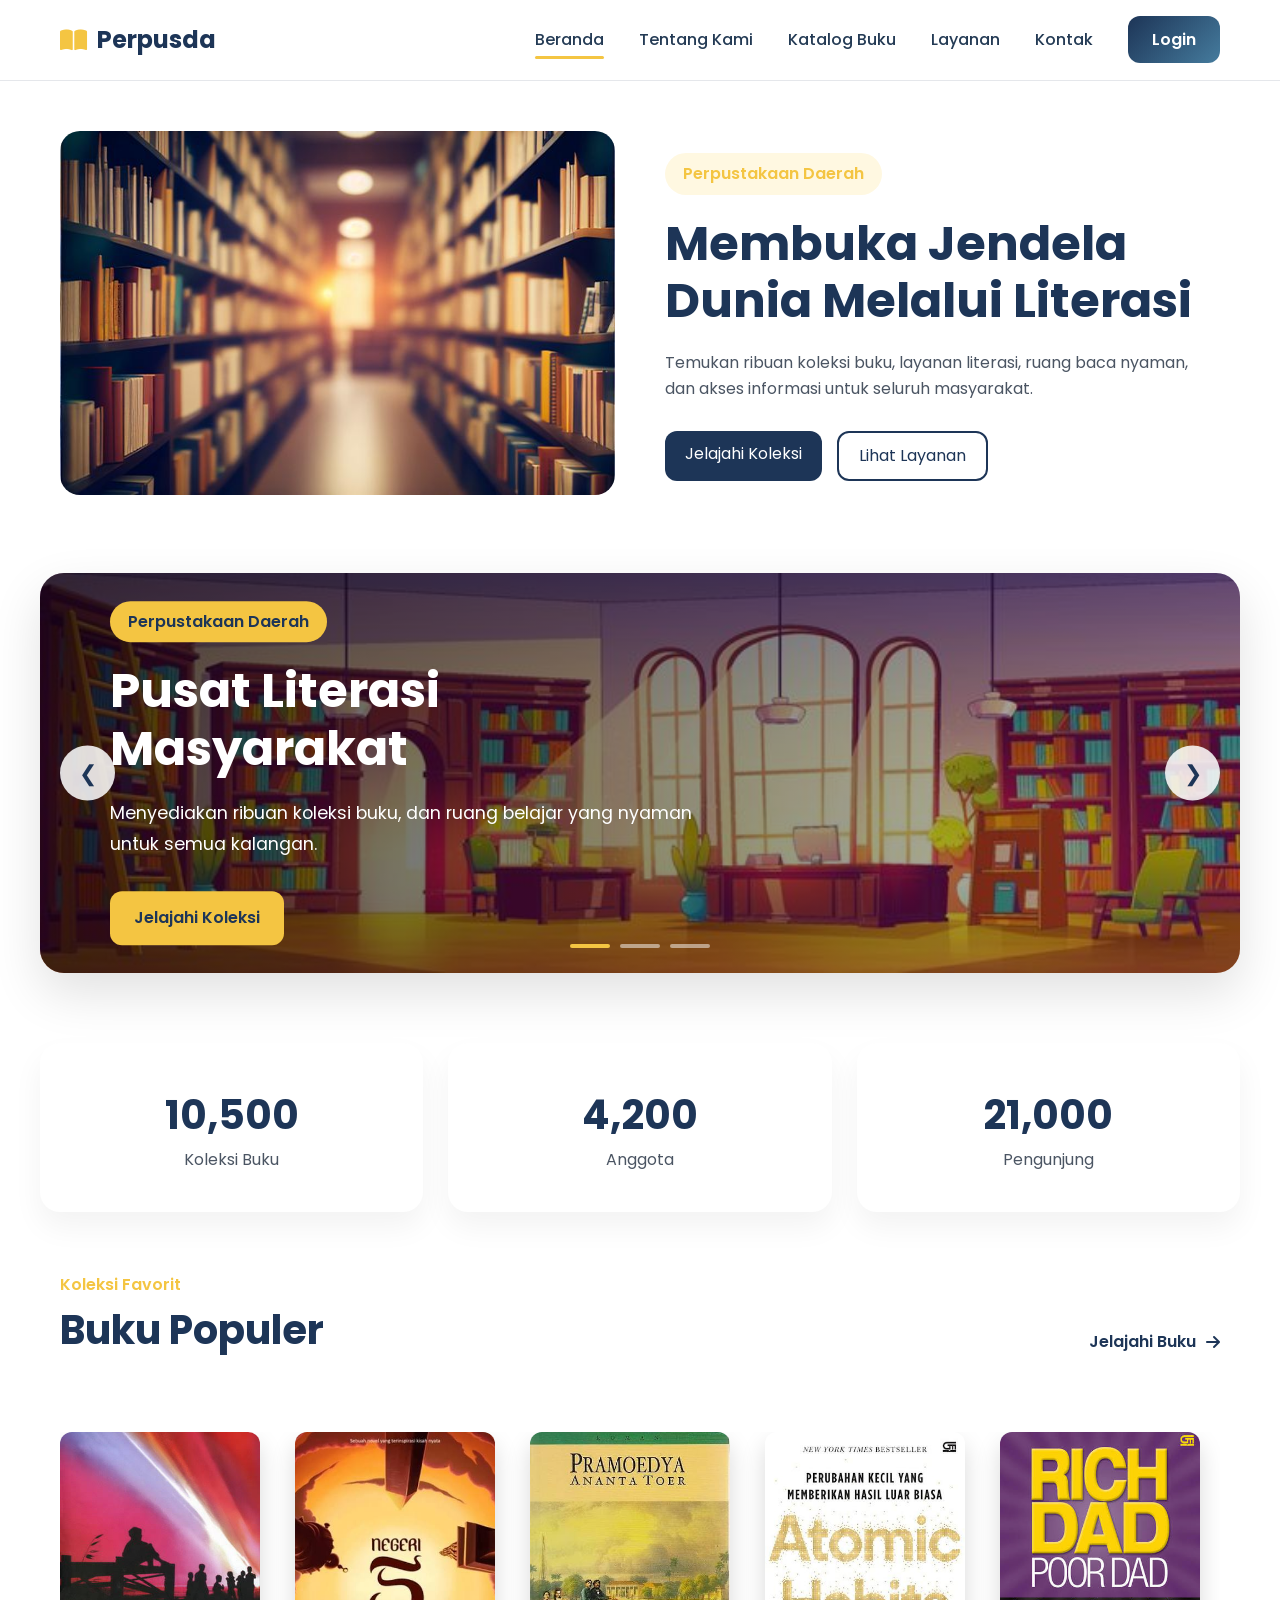
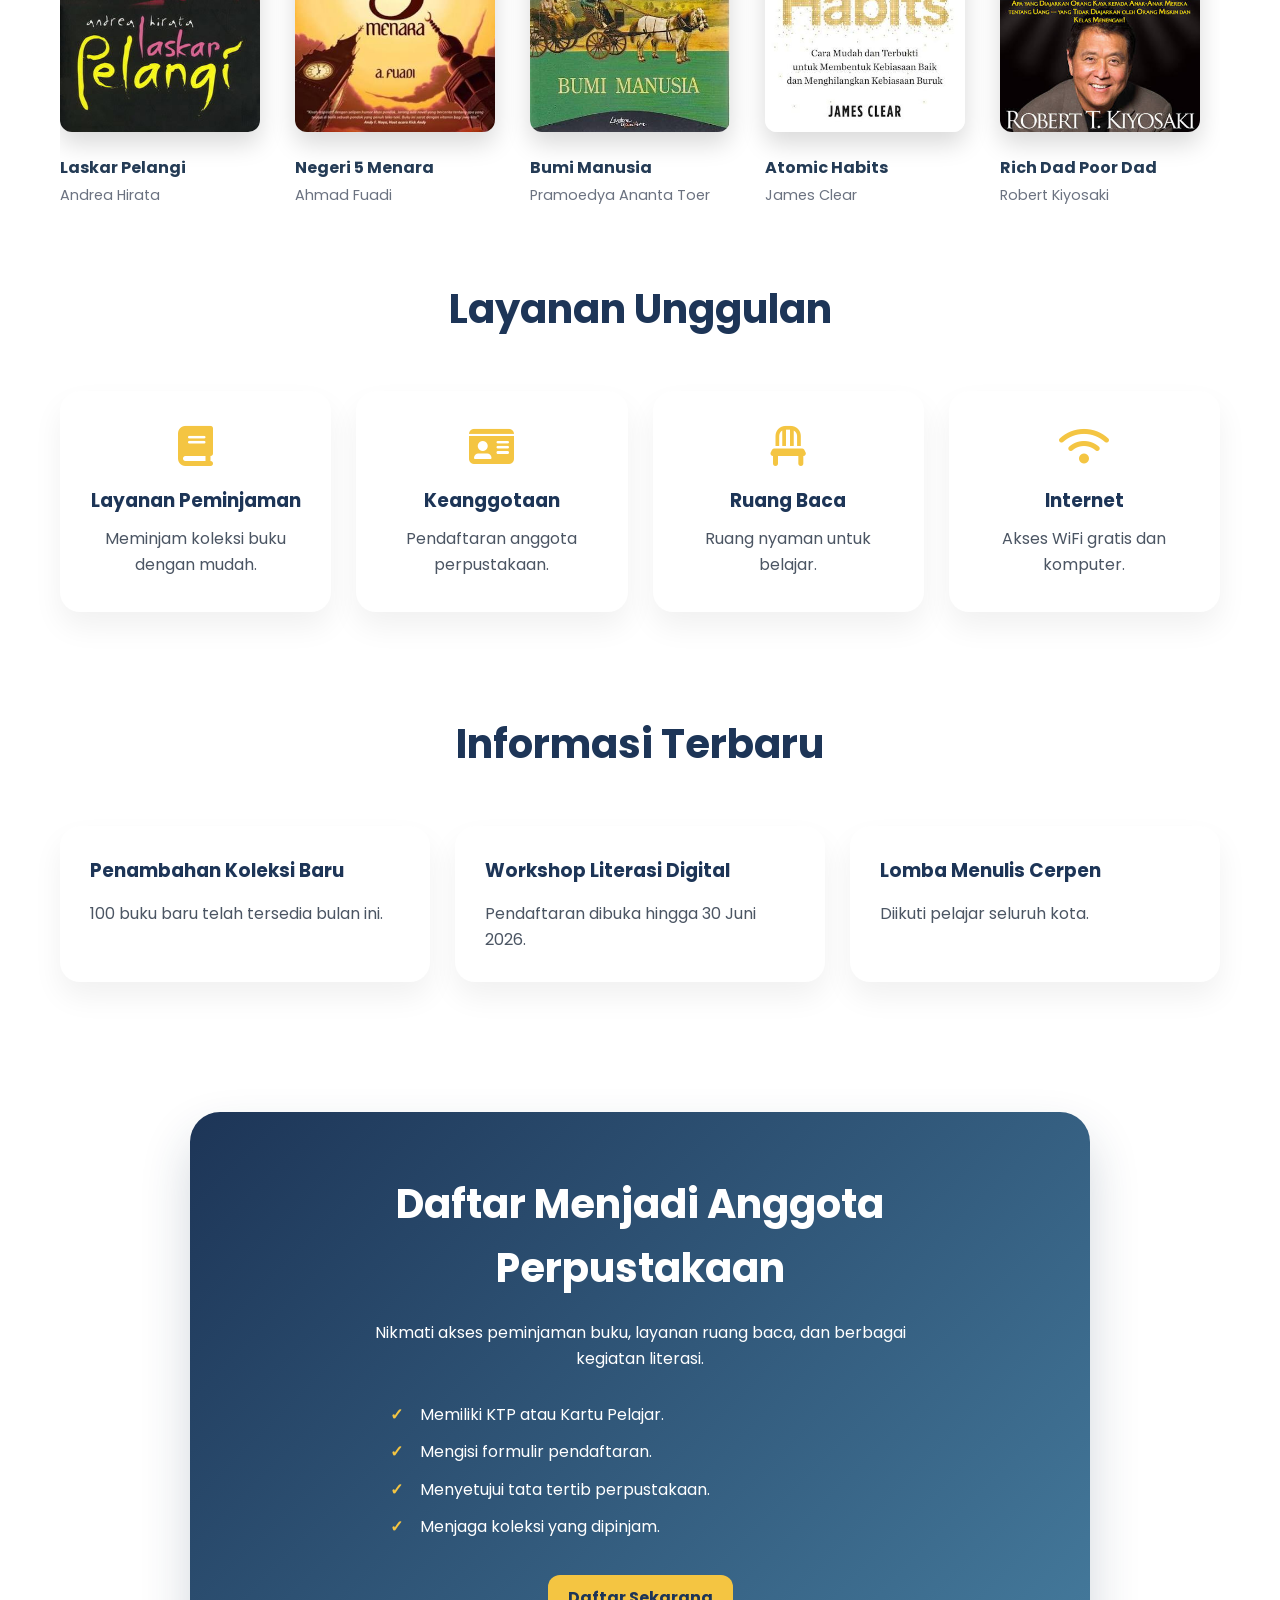
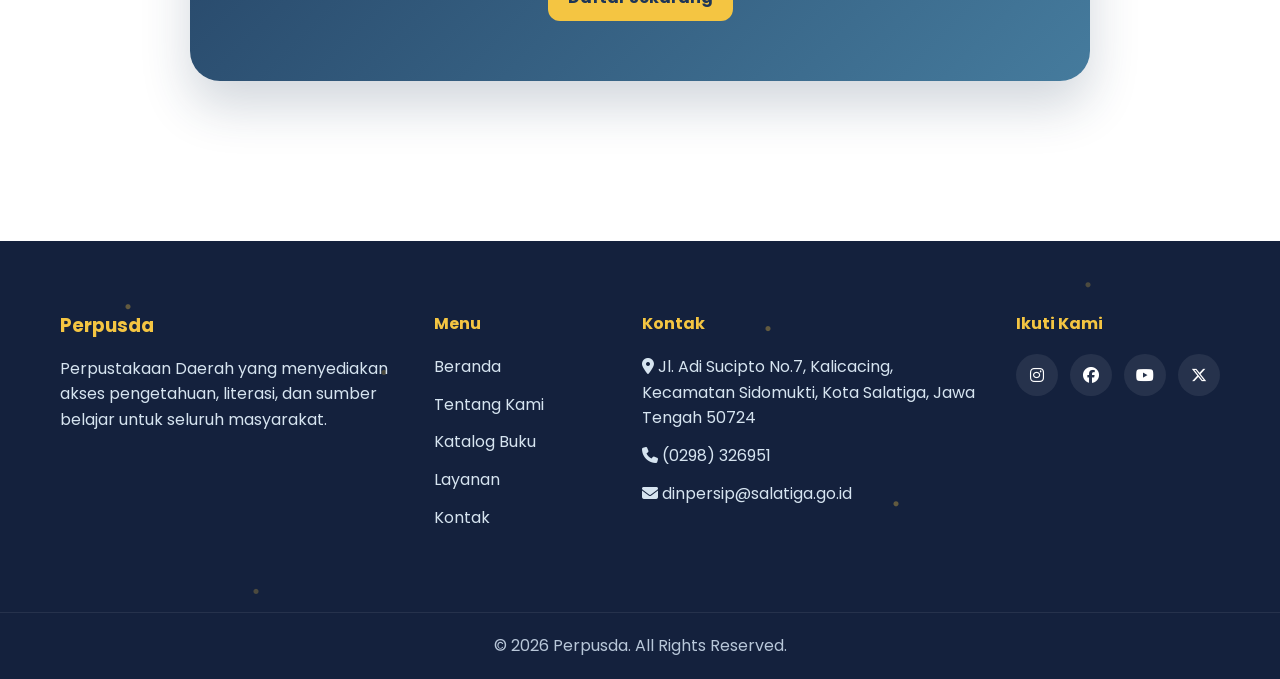
<file: index.html>
<!doctype html>
<html lang="id">
  <head>
    <meta charset="UTF-8" />
    <meta name="viewport" content="width=device-width, initial-scale=1.0" />
    <title>Perpusda</title>
    <link rel="stylesheet" href="css/style-home.css" />

    <!-- Icon -->
    <link
      rel="stylesheet"
      href="https://cdnjs.cloudflare.com/ajax/libs/font-awesome/6.5.1/css/all.min.css"
    />
  </head>
  <body>
    <!-- Navbar -->
    <header>
      <nav class="navbar">
        <a href="index.html" class="logo">
          <i class="fa-solid fa-book-open"></i>
          Perpusda
        </a>

        <ul class="nav-links">
          <li><a href="index.html" class="active">Beranda</a></li>
          <li><a href="tentang.html">Tentang Kami</a></li>
          <li><a href="katalog.html">Katalog Buku</a></li>
          <li><a href="layanan.html">Layanan</a></li>
          <li><a href="kontak.html">Kontak</a></li>
          <li><a href="login.html" class="login-btn">Login</a></li>
        </ul>

        <button class="menu-toggle">
          <i class="fa-solid fa-bars"></i>
        </button>
      </nav>
    </header>

    <!-- Konten -->

    <!-- hero section -->
    <section class="home-hero-section">
      <div class="home-hero-container">
        <div class="home-hero-image">
          <img src="images/home/hero-img.jpg" alt="Perpustakaan" />
        </div>
        
        <div class="home-hero-content">
          <span class="home-hero-tag"> Perpustakaan Daerah </span>

          <h1 class="home-hero-title">
            Membuka Jendela Dunia Melalui Literasi
          </h1>

          <p class="home-hero-description">
            Temukan ribuan koleksi buku, layanan literasi, ruang baca nyaman,
            dan akses informasi untuk seluruh masyarakat.
          </p>

          <div class="home-hero-buttons">
            <a href="katalog.html" class="home-primary-btn">Jelajahi Koleksi</a>

            <a href="layanan.html" class="home-secondary-btn">Lihat Layanan</a>
          </div>
        </div>
      </div>
    </section>

    <!-- carousel -->
    <section class="home-carousel-section">
      <div class="home-carousel-container">
        <!-- Slide 1 -->
        <div class="home-carousel-slide active">
          <img
            src="images/home/carousel1.jpg"
            alt="Gedung Perpustakaan"
            class="home-carousel-image"
          />

          <div class="home-carousel-overlay"></div>

          <div class="home-carousel-content">
            <span class="home-carousel-badge">Perpustakaan Daerah</span>

            <h2 class="home-carousel-title">Pusat Literasi Masyarakat</h2>

            <p class="home-carousel-description">
              Menyediakan ribuan koleksi buku, dan ruang belajar yang nyaman
              untuk semua kalangan.
            </p>

            <a href="katalog.html" class="home-carousel-button">
              Jelajahi Koleksi
            </a>
          </div>
        </div>

        <!-- Slide 2 -->
        <div class="home-carousel-slide">
          <img
            src="images/home/carousel2.jpg"
            alt="Ruang Baca"
            class="home-carousel-image"
          />

          <div class="home-carousel-overlay"></div>

          <div class="home-carousel-content">
            <span class="home-carousel-badge">Fasilitas</span>

            <h2 class="home-carousel-title">Ruang Baca Nyaman dan Modern</h2>

            <p class="home-carousel-description">
              Dilengkapi WiFi gratis, area diskusi, dan komputer publik.
            </p>

            <a href="layanan.html" class="home-carousel-button"
              >Lihat Layanan</a
            >
          </div>
        </div>

        <!-- Slide 3 -->
        <div class="home-carousel-slide">
          <img
            src="images/home/carousel3.jpg"
            alt="Workshop"
            class="home-carousel-image"
          />

          <div class="home-carousel-overlay"></div>

          <div class="home-carousel-content">
            <span class="home-carousel-badge">Event</span>

            <h2 class="home-carousel-title">Baca Buku Bareng</h2>

            <p class="home-carousel-description">
              Bawa buku favoritmu dan baca bersama komunitas perpustakaan.
            </p>

            <a href="#" class="home-carousel-button">Gabung Sekarang</a>
          </div>
        </div>

        <!-- Tombol Navigasi -->
        <button class="home-carousel-arrow home-carousel-prev">❮</button>

        <button class="home-carousel-arrow home-carousel-next">❯</button>

        <!-- Indicator -->
        <div class="home-carousel-dots">
          <span class="home-carousel-dot active"></span>
          <span class="home-carousel-dot"></span>
          <span class="home-carousel-dot"></span>
        </div>
      </div>
    </section>

    <!-- statistik -->
    <section class="home-stats-section">
      <div class="home-stats-container">
        <div class="home-stat-item">
          <h3 class="home-stat-number" data-target="25000">0</h3>
          <p>Koleksi Buku</p>
        </div>

        <div class="home-stat-item">
          <h3 class="home-stat-number" data-target="10000">0</h3>
          <p>Anggota</p>
        </div>

        <div class="home-stat-item">
          <h3 class="home-stat-number" data-target="50000">0</h3>
          <p>Pengunjung</p>
        </div>
      </div>
    </section>

    <!-- Buku Populer -->
    <section class="home-popular-section">
      <div class="home-section-heading">
        <div>
          <span class="home-section-subtitle"> Koleksi Favorit </span>

          <h2 class="home-section-title">Buku Populer</h2>
        </div>

        <a href="katalog.html" class="home-popular-link">
          Jelajahi Buku
          <i class="fa-solid fa-arrow-right"></i>
        </a>
      </div>

      <div class="home-popular-bookshelf">
        <article class="home-popular-book">
          <img
            src="images/katalog/laskar-pelangi.jpg"
            alt="Laskar Pelangi"
            class="home-popular-cover"
          />

          <h3 class="home-popular-title">Laskar Pelangi</h3>

          <p class="home-popular-author">Andrea Hirata</p>
        </article>

        <article class="home-popular-book">
          <img
            src="images/katalog/negeri-5-menara.jpg"
            alt="Negeri 5 Menara"
            class="home-popular-cover"
          />

          <h3 class="home-popular-title">Negeri 5 Menara</h3>

          <p class="home-popular-author">Ahmad Fuadi</p>
        </article>

        <article class="home-popular-book">
          <img
            src="images/katalog/bumi-manusia.jpg"
            alt="Bumi Manusia"
            class="home-popular-cover"
          />

          <h3 class="home-popular-title">Bumi Manusia</h3>

          <p class="home-popular-author">Pramoedya Ananta Toer</p>
        </article>

        <article class="home-popular-book">
          <img
            src="images/katalog/atomic-habits.jpg"
            alt="Atomic Habits"
            class="home-popular-cover"
          />

          <h3 class="home-popular-title">Atomic Habits</h3>

          <p class="home-popular-author">James Clear</p>
        </article>

        <article class="home-popular-book">
          <img
            src="images/katalog/rich dad poor dad.jpg"
            alt="Rich Dad Poor Dad"
            class="home-popular-cover"
          />

          <h3 class="home-popular-title">Rich Dad Poor Dad</h3>

          <p class="home-popular-author">Robert Kiyosaki</p>
        </article>
      </div>
    </section>

    <!-- Layanan -->
    <section class="home-services-section" id="layanan">
      <div class="home-services-container">
        <h2 class="home-section-title">Layanan Unggulan</h2>

        <div class="home-services-grid">
          <div class="home-service-item">
            <i class="fa-solid fa-book"></i>
            <h3>Layanan Peminjaman</h3>
            <p>Meminjam koleksi buku dengan mudah.</p>
          </div>

          <div class="home-service-item">
            <i class="fa-solid fa-id-card"></i>
            <h3>Keanggotaan</h3>
            <p>Pendaftaran anggota perpustakaan.</p>
          </div>

          <div class="home-service-item">
            <i class="fa-solid fa-chair"></i>
            <h3>Ruang Baca</h3>
            <p>Ruang nyaman untuk belajar.</p>
          </div>

          <div class="home-service-item">
            <i class="fa-solid fa-wifi"></i>
            <h3>Internet</h3>
            <p>Akses WiFi gratis dan komputer.</p>
          </div>
        </div>
      </div>
    </section>

    <!-- Informasi Terbaru -->
    <section class="home-news-section">
      <h2 class="home-section-title">Informasi Terbaru</h2>

      <div class="home-news-grid">
        <article class="home-news-item">
          <h3>Penambahan Koleksi Baru</h3>
          <p>100 buku baru telah tersedia bulan ini.</p>
        </article>

        <article class="home-news-item">
          <h3>Workshop Literasi Digital</h3>
          <p>Pendaftaran dibuka hingga 30 Juni 2026.</p>
        </article>

        <article class="home-news-item">
          <h3>Lomba Menulis Cerpen</h3>
          <p>Diikuti pelajar seluruh kota.</p>
        </article>
      </div>
    </section>

    <!-- Membership -->
    <section class="home-membership-section">
      <div class="home-membership-container">
        <h2>Daftar Menjadi Anggota Perpustakaan</h2>

        <p>
          Nikmati akses peminjaman buku, layanan ruang baca, dan berbagai
          kegiatan literasi.
        </p>

        <ul class="home-membership-terms">
          <li>Memiliki KTP atau Kartu Pelajar.</li>

          <li>Mengisi formulir pendaftaran.</li>

          <li>Menyetujui tata tertib perpustakaan.</li>

          <li>Menjaga koleksi yang dipinjam.</li>
        </ul>

        <a href="login.html" class="home-primary-btn"> Daftar Sekarang </a>
      </div>
    </section>

    <!-- Footer -->
    <footer>
      <div class="footer-container">
        <div class="footer-brand">
          <h3>Perpusda</h3>
          <p>
            Perpustakaan Daerah yang menyediakan akses pengetahuan, literasi,
            dan sumber belajar untuk seluruh masyarakat.
          </p>
        </div>

        <div class="footer-links">
          <h4>Menu</h4>
          <a href="index.html">Beranda</a>
          <a href="tentang.html">Tentang Kami</a>
          <a href="katalog.html">Katalog Buku</a>
          <a href="layanan.html">Layanan</a>
          <a href="kontak.html">Kontak</a>
        </div>

        <div class="footer-contact">
          <h4>Kontak</h4>
          <p><i class="fa-solid fa-location-dot"></i> Jl. Adi Sucipto No.7, Kalicacing, Kecamatan Sidomukti, Kota Salatiga, Jawa Tengah 50724</p>
          <p><i class="fa-solid fa-phone"></i> (0298) 326951</p>
          <p><i class="fa-solid fa-envelope"></i> dinpersip@salatiga.go.id</p>
        </div>

        <div class="footer-social">
          <h4>Ikuti Kami</h4>

          <div class="social-icons">
            <a href="#"><i class="fab fa-instagram"></i></a>
            <a href="#"><i class="fab fa-facebook"></i></a>
            <a href="#"><i class="fab fa-youtube"></i></a>
            <a href="#"><i class="fab fa-x-twitter"></i></a>
          </div>
        </div>
      </div>

      <div class="footer-bottom">© 2026 Perpusda. All Rights Reserved.</div>
    </footer>
    <script src="js/script.js"></script>
    <script src="js/script-home.js"></script>
  </body>
</html>
</file>
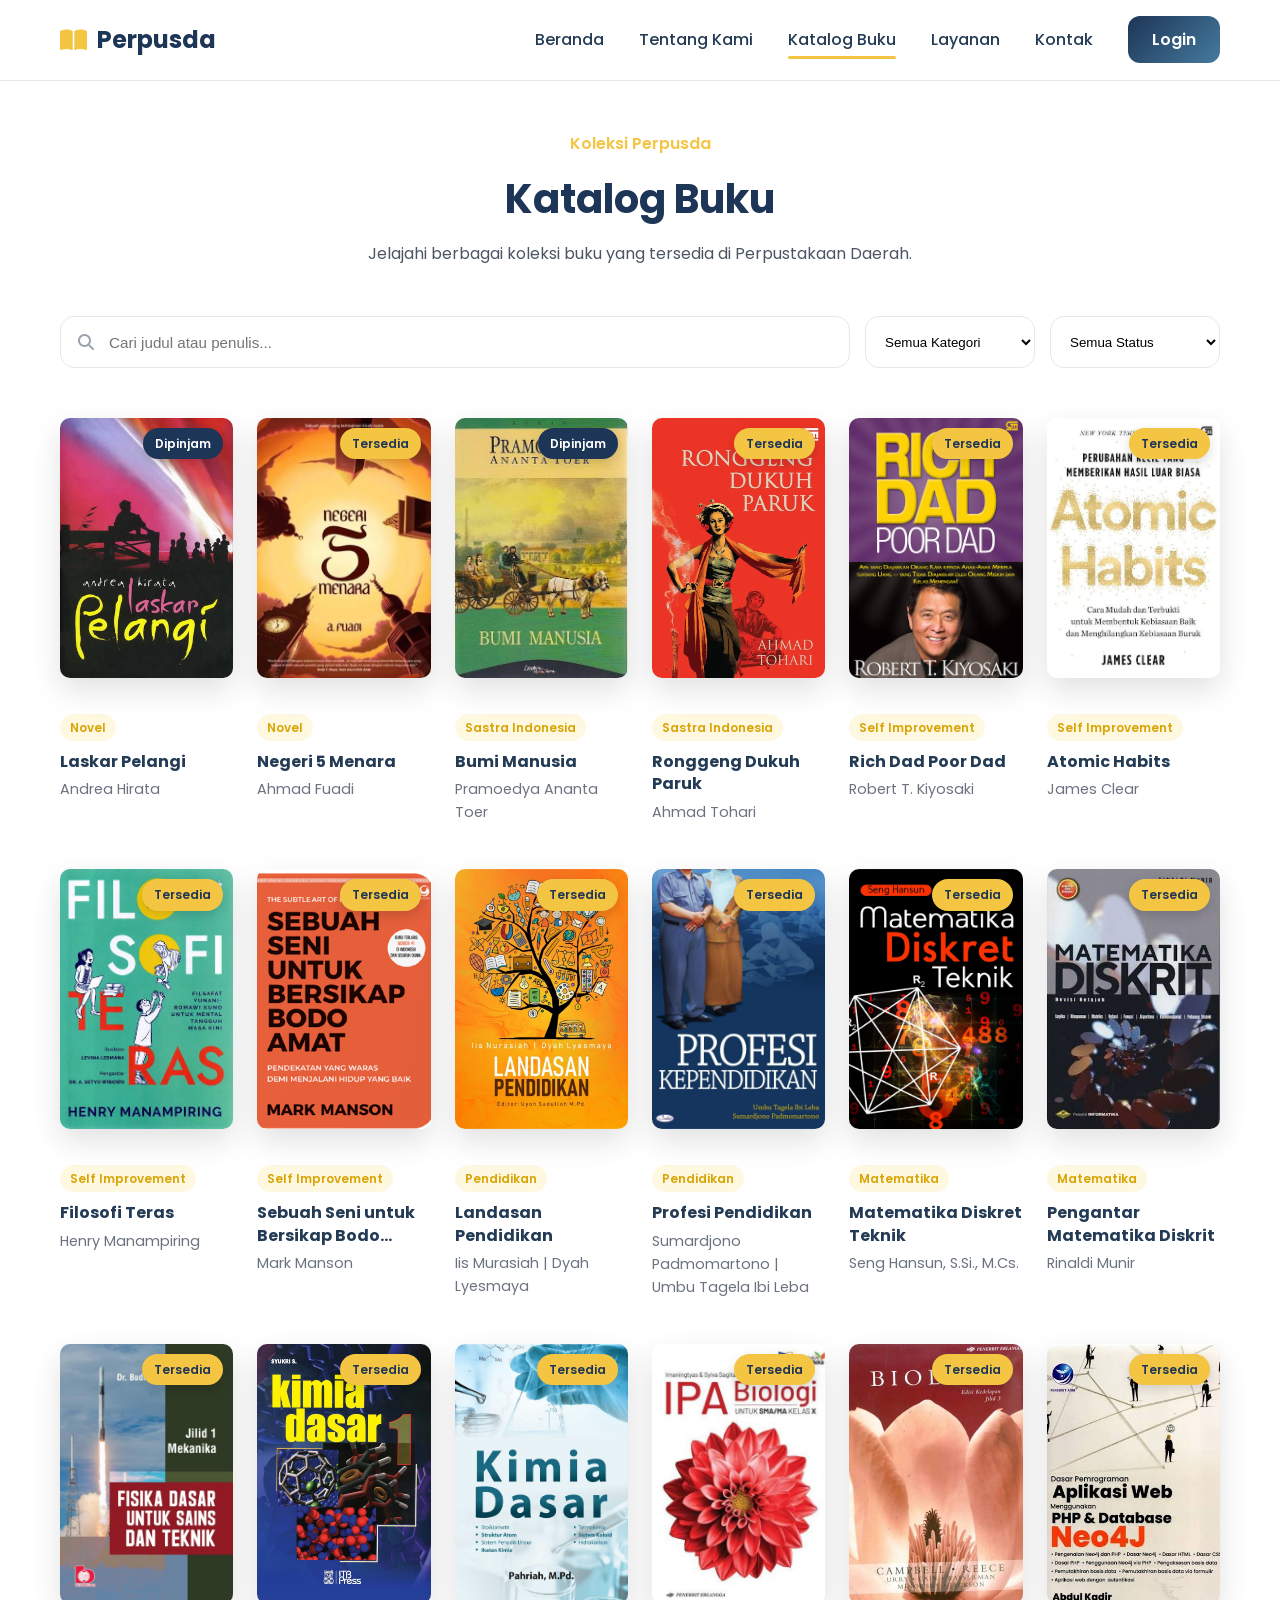
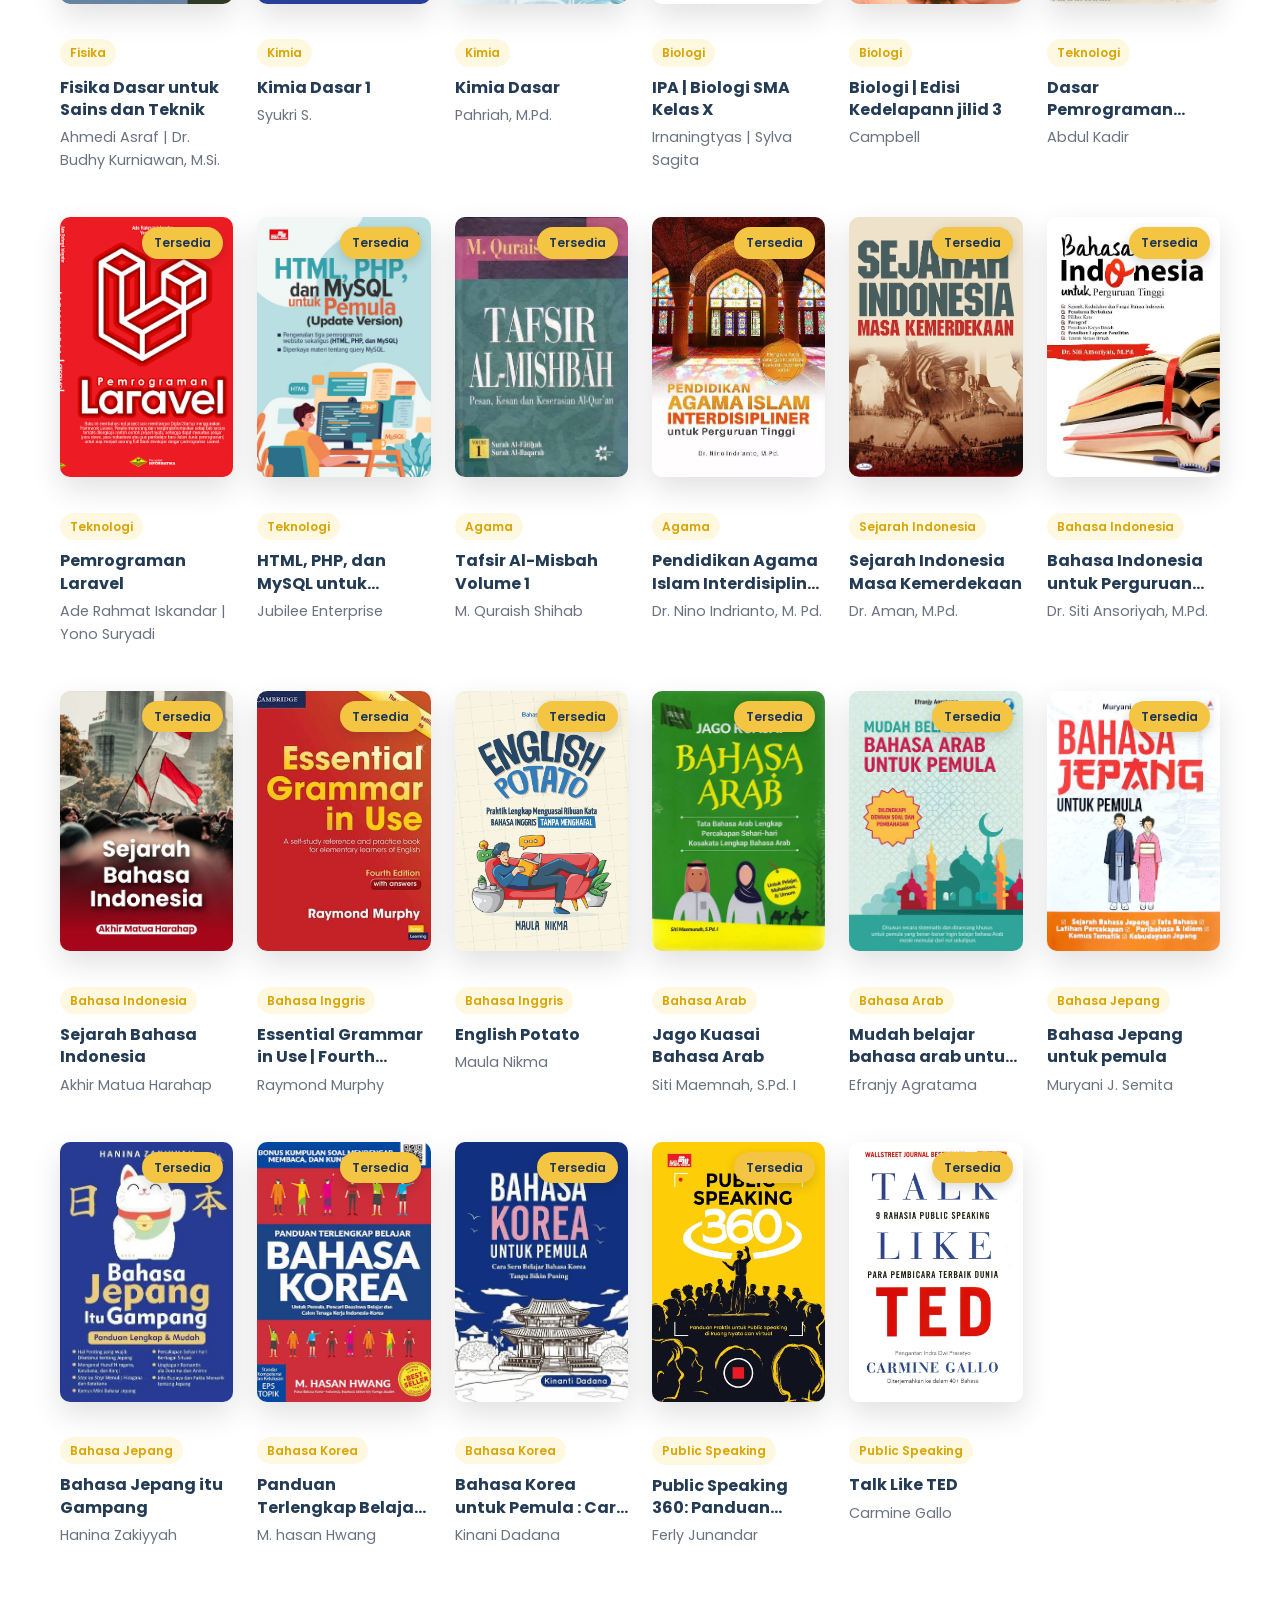
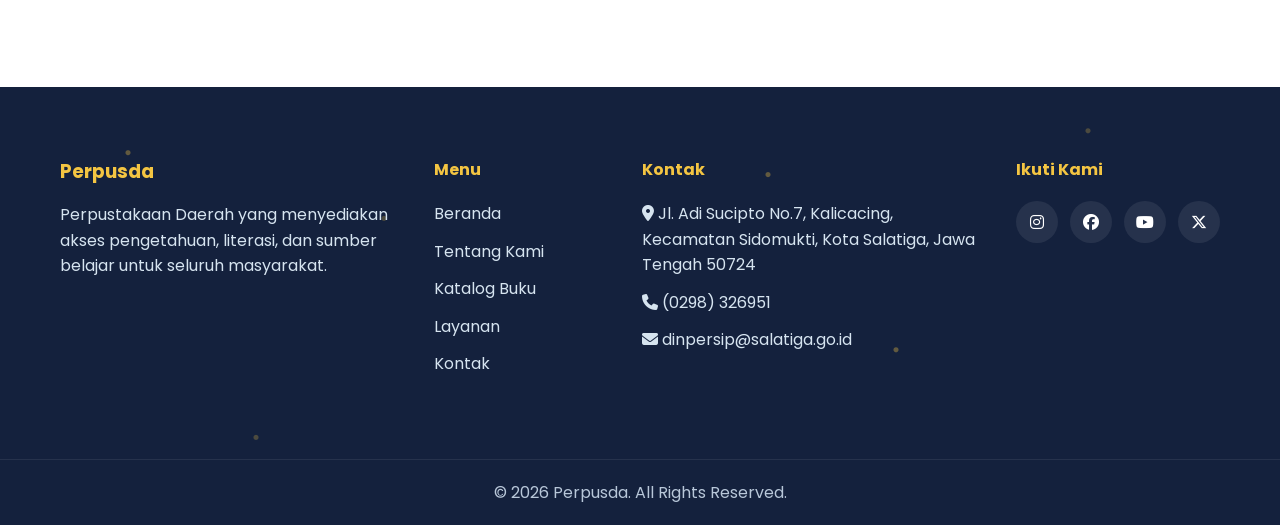
<file: katalog.html>
<!doctype html>
<html lang="id">
  <head>
    <meta charset="UTF-8" />
    <meta name="viewport" content="width=device-width, initial-scale=1.0" />
    <title>Perpusda</title>
    <link rel="stylesheet" href="css/style-katalog.css" />

    <!-- Icon -->
    <link
      rel="stylesheet"
      href="https://cdnjs.cloudflare.com/ajax/libs/font-awesome/6.5.1/css/all.min.css"
    />
  </head>
  <body>
    <!-- Navbar -->
    <header>
      <nav class="navbar">
        <a href="index.html" class="logo">
          <i class="fa-solid fa-book-open"></i>
          Perpusda
        </a>

        <ul class="nav-links">
          <li><a href="index.html">Beranda</a></li>
          <li><a href="tentang.html">Tentang Kami</a></li>
          <li><a href="katalog.html" class="active">Katalog Buku</a></li>
          <li><a href="layanan.html">Layanan</a></li>
          <li><a href="kontak.html">Kontak</a></li>
          <li><a href="login.html" class="login-btn">Login</a></li>
        </ul>

        <button class="menu-toggle">
          <i class="fa-solid fa-bars"></i>
        </button>
      </nav>
    </header>

    <!-- Konten -->
    <section class="catalog-section" id="katalog">
      <div class="catalog-container">
        <div class="catalog-header">
          <span class="catalog-subtitle">Koleksi Perpusda</span>
          <h2 class="catalog-title">Katalog Buku</h2>
          <p class="catalog-description">
            Jelajahi berbagai koleksi buku yang tersedia di Perpustakaan Daerah.
          </p>
        </div>

        <!-- Search & Filter -->
        <div class="catalog-toolbar">
          <div class="catalog-search-wrapper">
            <i class="fa-solid fa-magnifying-glass"></i>
            <input
              type="text"
              id="catalogSearch"
              placeholder="Cari judul atau penulis..."
              class="catalog-search-input"
            />
          </div>
          <div class="filter">
            <select id="catalogCategoryFilter" class="catalog-filter">
              <option value="">Semua Kategori</option>
              <option value="Novel">Novel</option>
              <option value="Sastra Indonesia">Sastra Indonesia</option>
              <option value="Buku Anak">Buku Anak</option>
              <option value="Matematika">Matematika</option>
              <option value="Fisika">Fisika</option>
              <option value="Kimia">Kimia</option>
              <option value="Biologi">Biologi</option>
              <option value="Teknologi">Teknologi</option>
              <option value="Agama">Agama</option>
              <option value="Sejarah Indonesia">Sejarah Indonesia</option>
              <option value="Bahasa Indonesia">Bahasa Indonesia</option>
              <option value="Bahasa Inggris">Bahasa Inggris</option>
              <option value="Bahasa Arab">Bahasa Arab</option>
              <option value="Bahasa Jepang">Bahasa Jepang</option>
              <option value="Bahasa Korea">Bahasa Korea</option>
              <option value="Public Speaking">Public Speaking</option>
              <option value="Self Improvement">Self Improvement</option>
            </select>

            <select id="catalogStatusFilter" class="catalog-filter">
              <option value="">Semua Status</option>
              <option value="Tersedia">Tersedia</option>
              <option value="Dipinjam">Dipinjam</option>
            </select>
          </div>
        </div>

        <!-- Rak Buku -->
        <div class="catalog-bookshelf" id="catalogBookshelf"></div>

        <!-- State Kosong -->
        <div id="catalogEmptyState" class="catalog-empty-state">
          <i class="fa-solid fa-book-open"></i>
          <h3>Buku tidak ditemukan</h3>
          <p>Coba gunakan kata kunci lain atau ubah filter pencarian.</p>
        </div>
      </div>
    </section>

    <!-- Footer -->
    <footer>
      <div class="footer-container">
        <div class="footer-brand">
          <h3>Perpusda</h3>
          <p>
            Perpustakaan Daerah yang menyediakan akses pengetahuan, literasi,
            dan sumber belajar untuk seluruh masyarakat.
          </p>
        </div>

        <div class="footer-links">
          <h4>Menu</h4>
          <a href="index.html">Beranda</a>
          <a href="tentang.html">Tentang Kami</a>
          <a href="katalog.html">Katalog Buku</a>
          <a href="layanan.html">Layanan</a>
          <a href="kontak.html">Kontak</a>
        </div>

        <div class="footer-contact">
          <h4>Kontak</h4>
          <p>
            <i class="fa-solid fa-location-dot"></i> Jl. Adi Sucipto No.7,
            Kalicacing, Kecamatan Sidomukti, Kota Salatiga, Jawa Tengah 50724
          </p>
          <p><i class="fa-solid fa-phone"></i> (0298) 326951</p>
          <p><i class="fa-solid fa-envelope"></i> dinpersip@salatiga.go.id</p>
        </div>

        <div class="footer-social">
          <h4>Ikuti Kami</h4>

          <div class="social-icons">
            <a href="#"><i class="fab fa-instagram"></i></a>
            <a href="#"><i class="fab fa-facebook"></i></a>
            <a href="#"><i class="fab fa-youtube"></i></a>
            <a href="#"><i class="fab fa-x-twitter"></i></a>
          </div>
        </div>
      </div>

      <div class="footer-bottom">© 2026 Perpusda. All Rights Reserved.</div>
    </footer>

    <script src="js/script.js"></script>
    <script src="js/data-buku.js"></script>
    <script src="js/script-katalog.js"></script>
  </body>
</html>
</file>
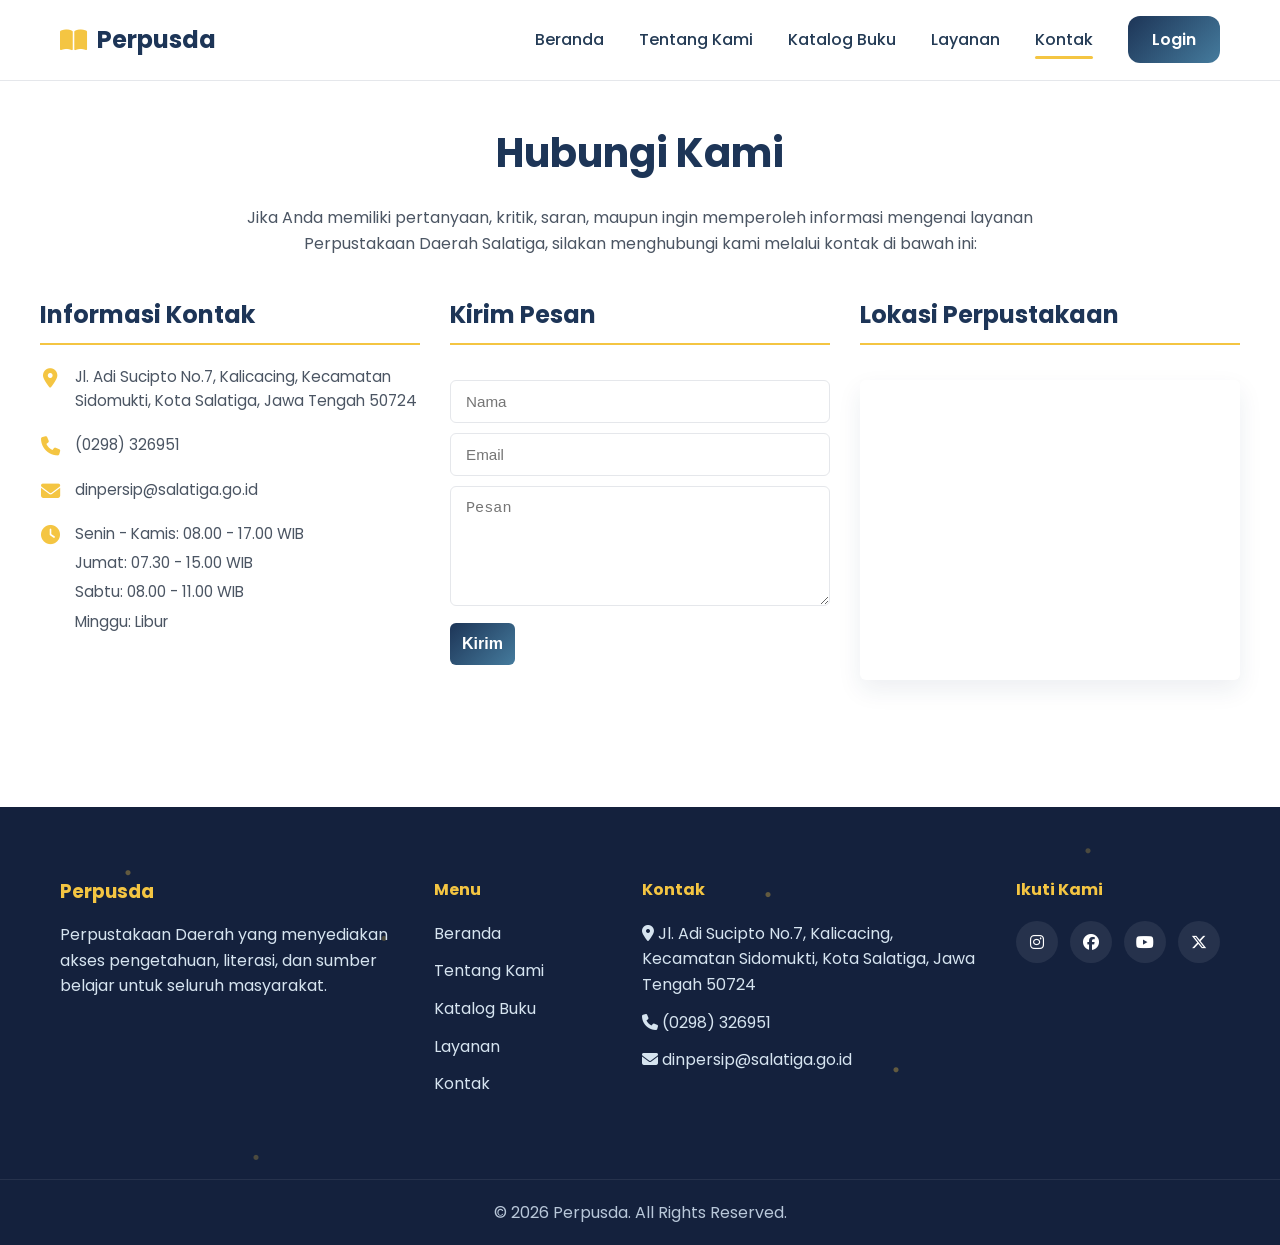
<file: kontak.html>
<!DOCTYPE html>
<html lang="id">
<head>
    <meta charset="UTF-8">
    <meta name="viewport" content="width=device-width, initial-scale=1.0">
    <title>Perpusda</title>
    <link rel="stylesheet" href="css/style-kontak.css">

    <!-- Icon -->
    <link
        rel="stylesheet"
        href="https://cdnjs.cloudflare.com/ajax/libs/font-awesome/6.5.1/css/all.min.css"
    />
</head>
<body>

    <!-- Navbar -->
    <header>
        <nav class="navbar">
            <a href="index.html" class="logo">
                <i class="fa-solid fa-book-open"></i>
                Perpusda
            </a>

            <ul class="nav-links">
                <li><a href="index.html">Beranda</a></li>
                <li><a href="tentang.html">Tentang Kami</a></li>
                <li><a href="katalog.html">Katalog Buku</a></li>
                <li><a href="layanan.html">Layanan</a></li>
                <li><a href="kontak.html" class="active">Kontak</a></li>
                <li><a href="login.html" class="login-btn">Login</a></li>
            </ul>

            <button class="menu-toggle">
                <i class="fa-solid fa-bars"></i>
            </button>
        </nav>
    </header>

    <!-- Konten -->
    <section class="kontak">
        <div class="container">
            <h1>Hubungi Kami</h1>
            <div class="kontak-content">
                <p>Jika Anda memiliki pertanyaan, kritik, saran, maupun ingin memperoleh
            informasi mengenai layanan Perpustakaan Daerah Salatiga,
            silakan menghubungi kami melalui kontak di bawah ini:</p>
            <div class="kontak-wrapper">
                <!-- Informasi Kontak -->
                 <div class="kontak-info">
                    <h2>Informasi Kontak</h2>   
                <div class="kontak-item">
                <i class="fa-solid fa-location-dot"></i>
                <p>Jl. Adi Sucipto No.7, Kalicacing,
                        Kecamatan Sidomukti, Kota Salatiga,
                        Jawa Tengah 50724</p>
                </div>
                <div class="kontak-item">
                    <i class="fa-solid fa-phone"></i>
                    <p>(0298) 326951</p>
                </div>
                <div class="kontak-item">
                    <i class="fa-solid fa-envelope"></i>
                    <p>dinpersip@salatiga.go.id</p>
                </div>
                <div class="kontak-item">
                    <i class="fa-solid fa-clock"></i>
                    <ul>
                        <li>Senin - Kamis: 08.00 - 17.00 WIB</li>
                        <li>Jumat: 07.30 - 15.00 WIB</li>
                        <li>Sabtu: 08.00 - 11.00 WIB</li>
                        <li>Minggu: Libur</li>
                    </ul>
                </div>
            </div>
            <!-- Form Kontak -->
            <div class="kontak-form">
                <h2>Kirim Pesan</h2>
                <form action="proses_kontak.php" method="POST">
                    <input type="text" name="nama" placeholder="Nama" required>
                    <input type="email" name="email" placeholder="Email" required>
                    <textarea name="pesan" placeholder="Pesan" required></textarea>
                    <button type="submit">Kirim</button>
                </form>
            </div>
            <div class="kontak-map">
                <h2>Lokasi Perpustakaan</h2>
                <iframe
                    src="https://www.google.com/maps/embed?pb=!1m18!1m12!1m3!1d3761.438165253877!2d110.49770907476112!3d-7.327024992681284!2m3!1f0!2f0!3f0!3m2!1i1024!2i768!4f13.1!3m3!1m2!1s0x2e7a783f2286fa9f%3A0xc7513512a42c0dcc!2sPerpustakaan%20dan%20Arsip%20Daerah%20Kota%20Salatiga!5e1!3m2!1sid!2sid!4v1782916595165!5m2!1sid!2sid"
                    width="100%"
                    height="450"
                    style="border:0;"
                    allowfullscreen=""
                    loading="lazy"></iframe>
                </iframe>
            </div>
        </div>
    </section>

    <!-- Footer -->
    <footer>
        <div class="footer-container">

            <div class="footer-brand">
                <h3>Perpusda</h3>
                <p>
                    Perpustakaan Daerah yang menyediakan akses
                    pengetahuan, literasi, dan sumber belajar
                    untuk seluruh masyarakat.
                </p>
            </div>

            <div class="footer-links">
                <h4>Menu</h4>
                <a href="index.html">Beranda</a>
                <a href="tentang.html">Tentang Kami</a>
                <a href="katalog.html">Katalog Buku</a>
                <a href="layanan.html">Layanan</a>
                <a href="kontak.html">Kontak</a>
            </div>

            <div class="footer-contact">
                <h4>Kontak</h4>
                <p><i class="fa-solid fa-location-dot"></i> Jl. Adi Sucipto No.7, Kalicacing, Kecamatan Sidomukti, Kota Salatiga, Jawa Tengah 50724</p>
                <p><i class="fa-solid fa-phone"></i> (0298) 326951</p>
                <p><i class="fa-solid fa-envelope"></i> dinpersip@salatiga.go.id</p>
            </div>

            <div class="footer-social">
                <h4>Ikuti Kami</h4>

                <div class="social-icons">
                    <a href="#"><i class="fab fa-instagram"></i></a>
                    <a href="#"><i class="fab fa-facebook"></i></a>
                    <a href="#"><i class="fab fa-youtube"></i></a>
                    <a href="#"><i class="fab fa-x-twitter"></i></a>
                </div>
            </div>

        </div>

        <div class="footer-bottom">
            © 2026 Perpusda. All Rights Reserved.
        </div>
    </footer>

    <script src="js/script.js"></script>
</body>
</html>
</file>
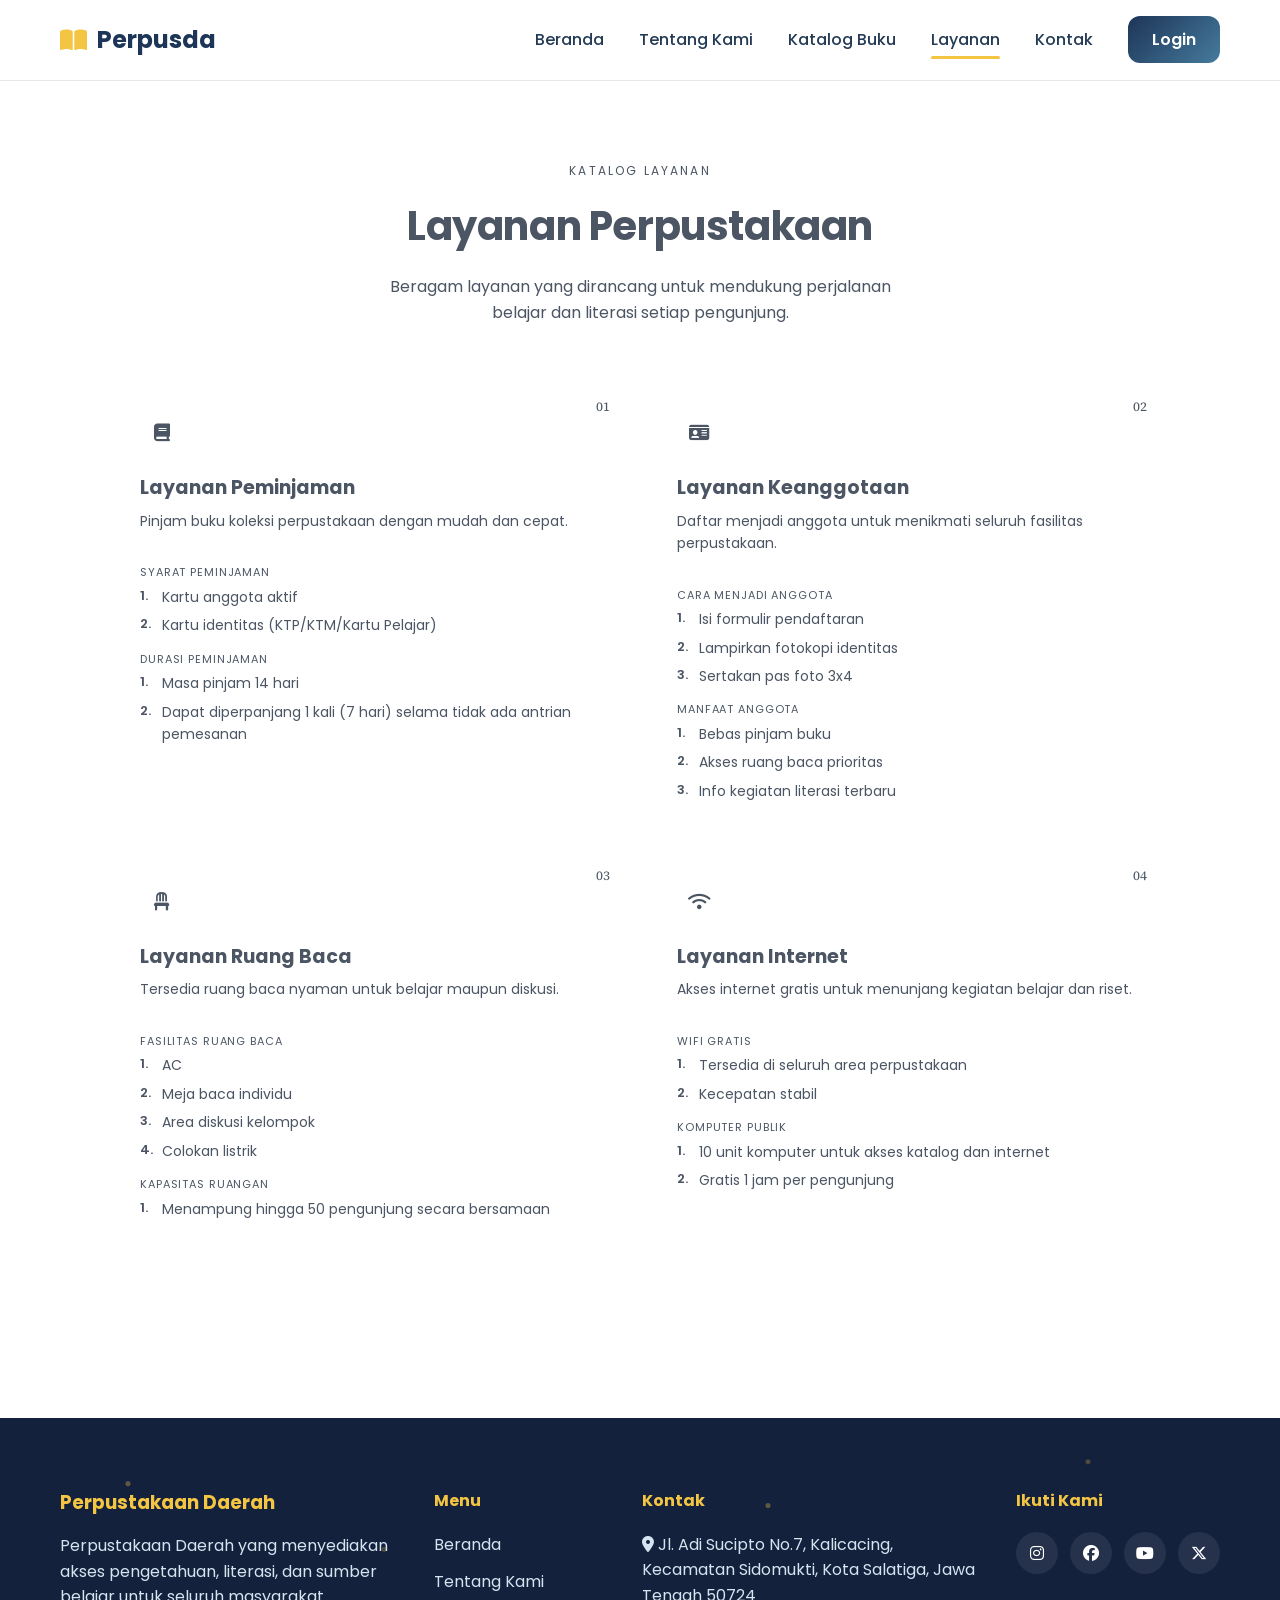
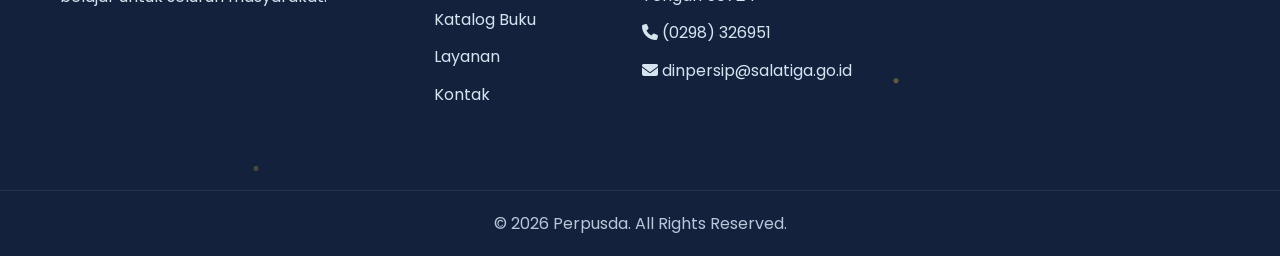
<file: layanan.html>
<!doctype html>
<html lang="id">
  <head>
    <meta charset="UTF-8" />
    <meta name="viewport" content="width=device-width, initial-scale=1.0" />
    <title>Perpusda</title>
    <link
      rel="stylesheet"
      href="https://cdnjs.cloudflare.com/ajax/libs/font-awesome/6.5.1/css/all.min.css"
    />
    <link rel="preconnect" href="https://fonts.googleapis.com" />
    <link
      href="https://fonts.googleapis.com/css2?family=Source+Serif+4:opsz,wght@8..60,500;8..60,600;8..60,700&family=Work+Sans:wght@400;500;600&display=swap"
      rel="stylesheet"
    />
    <link rel="stylesheet" href="css/style-layanan.css" />
 
  </head>
  <body>
    <header>
      <nav class="navbar">
        <a href="index.html" class="logo"
          ><i class="fa-solid fa-book-open"></i> Perpusda</a
        >
        <ul class="nav-links">
          <li><a href="index.html">Beranda</a></li>
          <li><a href="tentang.html">Tentang Kami</a></li>
          <li><a href="katalog.html">Katalog Buku</a></li>
          <li><a href="layanan.html" class="active">Layanan</a></li>
          <li><a href="kontak.html">Kontak</a></li>
          <li><a href="login.html" class="login-btn">Login</a></li>
        </ul>
        
        <button class="menu-toggle"><i class="fa-solid fa-bars"></i></button>
      </nav>
    </header>

    <section class="layanan-hero">
      <span class="eyebrow">Katalog Layanan</span>
      <h1>Layanan Perpustakaan</h1>
      <p>
        Beragam layanan yang dirancang untuk mendukung perjalanan belajar dan
        literasi setiap pengunjung.
      </p>
    </section>

    <section class="layanan-list">
      <div class="layanan-card" data-num="01">
        <div class="layanan-icon"><i class="fa-solid fa-book"></i></div>
        <h3>Layanan Peminjaman</h3>
        <p>Pinjam buku koleksi perpustakaan dengan mudah dan cepat.</p>
        <dl>
          <dt>Syarat Peminjaman</dt>
          <dd>
            <ul>
              <li>Kartu anggota aktif</li>
              <li>Kartu identitas (KTP/KTM/Kartu Pelajar)</li>
            </ul>
          </dd>
          <dt>Durasi Peminjaman</dt>
          <dd>
            <ul>
              <li>Masa pinjam 14 hari</li>
              <li>
                Dapat diperpanjang 1 kali (7 hari) selama tidak ada antrian
                pemesanan
              </li>
            </ul>
          </dd>
        </dl>
      </div>

      <div class="layanan-card" data-num="02">
        <div class="layanan-icon"><i class="fa-solid fa-id-card"></i></div>
        <h3>Layanan Keanggotaan</h3>
        <p>
          Daftar menjadi anggota untuk menikmati seluruh fasilitas perpustakaan.
        </p>
        <dl>
          <dt>Cara Menjadi Anggota</dt>
          <dd>
            <ul>
              <li>Isi formulir pendaftaran</li>
              <li>Lampirkan fotokopi identitas</li>
              <li>Sertakan pas foto 3x4</li>
            </ul>
          </dd>
          <dt>Manfaat Anggota</dt>
          <dd>
            <ul>
              <li>Bebas pinjam buku</li>
              <li>Akses ruang baca prioritas</li>
              <li>Info kegiatan literasi terbaru</li>
            </ul>
          </dd>
        </dl>
      </div>

      <div class="layanan-card" data-num="03">
        <div class="layanan-icon"><i class="fa-solid fa-chair"></i></div>
        <h3>Layanan Ruang Baca</h3>
        <p>Tersedia ruang baca nyaman untuk belajar maupun diskusi.</p>
        <dl>
          <dt>Fasilitas Ruang Baca</dt>
          <dd>
            <ul>
              <li>AC</li>
              <li>Meja baca individu</li>
              <li>Area diskusi kelompok</li>
              <li>Colokan listrik</li>
            </ul>
          </dd>
          <dt>Kapasitas Ruangan</dt>
          <dd>
            <ul>
              <li>Menampung hingga 50 pengunjung secara bersamaan</li>
            </ul>
          </dd>
        </dl>
      </div>

      <div class="layanan-card" data-num="04">
        <div class="layanan-icon"><i class="fa-solid fa-wifi"></i></div>
        <h3>Layanan Internet</h3>
        <p>Akses internet gratis untuk menunjang kegiatan belajar dan riset.</p>
        <dl>
          <dt>WiFi Gratis</dt>
          <dd>
            <ul>
              <li>Tersedia di seluruh area perpustakaan</li>
              <li>Kecepatan stabil</li>
            </ul>
          </dd>
          <dt>Komputer Publik</dt>
          <dd>
            <ul>
              <li>10 unit komputer untuk akses katalog dan internet</li>
              <li>Gratis 1 jam per pengunjung</li>
            </ul>
          </dd>
        </dl>
      </div>
    </section>

    <footer>
      <div class="footer-container">
        <div class="footer-brand">
          <h3>Perpustakaan Daerah</h3>
          <p>
            Perpustakaan Daerah yang menyediakan akses pengetahuan, literasi,
            dan sumber belajar untuk seluruh masyarakat.
          </p>
        </div>
        <div class="footer-links">
          <h4>Menu</h4>
          <a href="index.html">Beranda</a>
          <a href="tentang.html">Tentang Kami</a>
          <a href="katalog.html">Katalog Buku</a>
          <a href="layanan.html">Layanan</a>
          <a href="kontak.html">Kontak</a>
        </div>
        <div class="footer-contact">
          <h4>Kontak</h4>
          <p><i class="fa-solid fa-location-dot"></i> Jl. Adi Sucipto No.7, Kalicacing, Kecamatan Sidomukti, Kota Salatiga, Jawa Tengah 50724</p>
          <p><i class="fa-solid fa-phone"></i> (0298) 326951</p>
          <p><i class="fa-solid fa-envelope"></i> dinpersip@salatiga.go.id</p>
        </div>
        <div class="footer-social">
          <h4>Ikuti Kami</h4>
          <div class="social-icons">
            <a href="#"><i class="fab fa-instagram"></i></a>
            <a href="#"><i class="fab fa-facebook"></i></a>
            <a href="#"><i class="fab fa-youtube"></i></a>
            <a href="#"><i class="fab fa-x-twitter"></i></a>
          </div>
        </div>
      </div>
      <div class="footer-bottom">
        &copy; 2026 Perpusda. All Rights Reserved.
      </div>
    </footer>

    <script src="js/script.js"></script>
  </body>
</html>
</file>
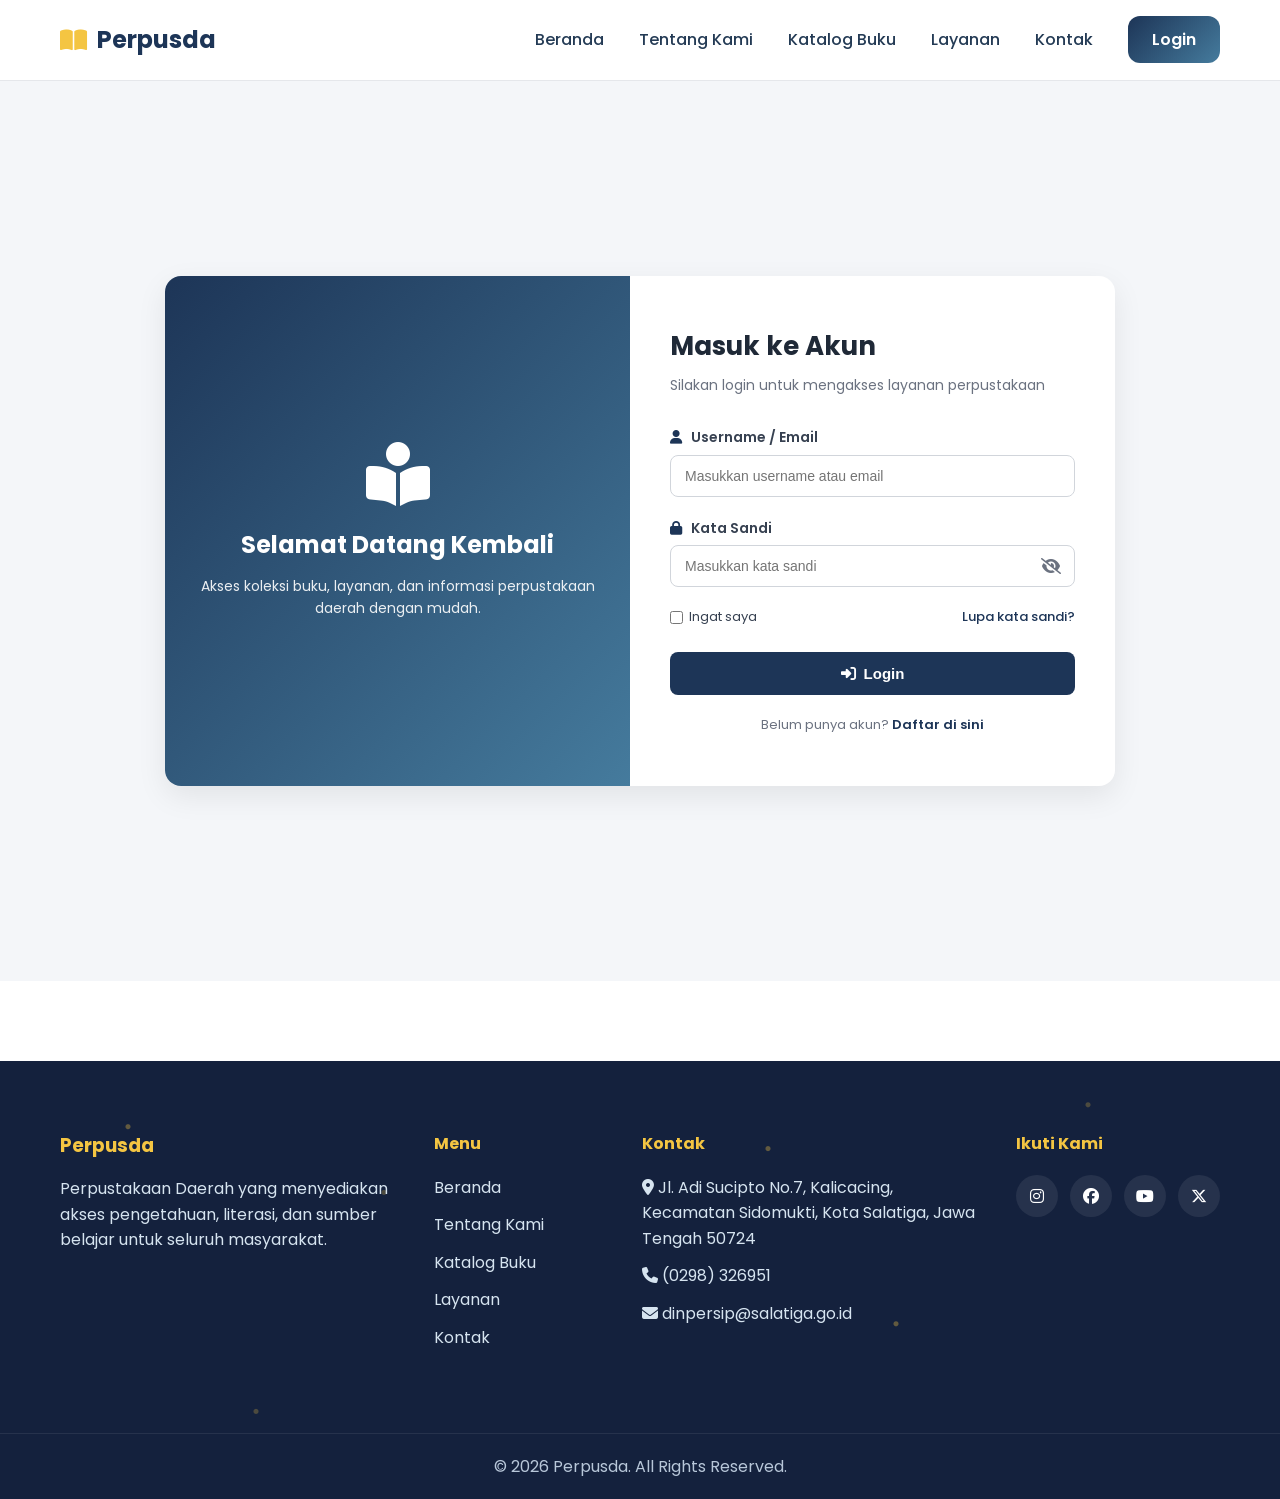
<file: login.html>
<!DOCTYPE html>
<html lang="id">
<head>
    <meta charset="UTF-8">
    <meta name="viewport" content="width=device-width, initial-scale=1.0">
    <title>Login - Perpusda</title>
    <link rel="stylesheet" href="css/style-login.css">

    <!-- Icon -->
    <link
        rel="stylesheet"
        href="https://cdnjs.cloudflare.com/ajax/libs/font-awesome/6.5.1/css/all.min.css"
    />

</head>
<body>

    <!-- Navbar -->
    <header>
        <nav class="navbar">
            <a href="index.html" class="logo">
                <i class="fa-solid fa-book-open"></i>
                Perpusda
            </a>

            <ul class="nav-links">
                <li><a href="index.html">Beranda</a></li>
                <li><a href="tentang.html">Tentang Kami</a></li>
                <li><a href="katalog.html">Katalog Buku</a></li>
                <li><a href="layanan.html">Layanan</a></li>
                <li><a href="kontak.html">Kontak</a></li>
                <li><a href="login.html" class="login-btn">Login</a></li>
            </ul>

            <button class="menu-toggle">
                <i class="fa-solid fa-bars"></i>
            </button>
        </nav>
    </header>

    <!-- Login Section -->
    <main class="login-section">
        <div class="login-container">

            <div class="login-image">
                <i class="fa-solid fa-book-reader"></i>
                <h2>Selamat Datang Kembali</h2>
                <p>Akses koleksi buku, layanan, dan informasi perpustakaan daerah dengan mudah.</p>
            </div>

            <div class="login-form-wrapper">
                <h1>Masuk ke Akun</h1>
                <p class="login-subtitle">Silakan login untuk mengakses layanan perpustakaan</p>

                <form class="login-form" id="loginForm">
                    <div class="input-group">
                        <label for="username"><i class="fa-solid fa-user"></i> Username / Email</label>
                        <input type="text" id="username" name="username" placeholder="Masukkan username atau email" required>
                    </div>

                    <div class="input-group">
                        <label for="password"><i class="fa-solid fa-lock"></i> Kata Sandi</label>
                        <div class="password-wrapper">
                            <input type="password" id="password" name="password" placeholder="Masukkan kata sandi" required>
                            <i class="fa-solid fa-eye-slash toggle-password" id="togglePassword"></i>
                        </div>
                    </div>

                    <div class="login-options">
                        <label class="remember-me">
                            <input type="checkbox" name="remember">
                            Ingat saya
                        </label>
                        <a href="#" class="forgot-password">Lupa kata sandi?</a>
                    </div>

                    <button type="submit" class="btn-login">
                        <i class="fa-solid fa-right-to-bracket"></i> Login
                    </button>

                    <p class="register-text">
                        Belum punya akun? <a href="register.html">Daftar di sini</a>
                    </p>
                </form>
            </div>

        </div>
    </main>

    <!-- Footer -->
    <footer>
        <div class="footer-container">

            <div class="footer-brand">
                <h3>Perpusda</h3>
                <p>
                    Perpustakaan Daerah yang menyediakan akses
                    pengetahuan, literasi, dan sumber belajar
                    untuk seluruh masyarakat.
                </p>
            </div>

            <div class="footer-links">
                <h4>Menu</h4>
                <a href="index.html">Beranda</a>
                <a href="tentang.html">Tentang Kami</a>
                <a href="katalog.html">Katalog Buku</a>
                <a href="layanan.html">Layanan</a>
                <a href="kontak.html">Kontak</a>
            </div>

            <div class="footer-contact">
                <h4>Kontak</h4>
                <p><i class="fa-solid fa-location-dot"></i> Jl. Adi Sucipto No.7, Kalicacing, Kecamatan Sidomukti, Kota Salatiga, Jawa Tengah 50724</p>
                <p><i class="fa-solid fa-phone"></i> (0298) 326951</p>
                <p><i class="fa-solid fa-envelope"></i> dinpersip@salatiga.go.id</p>
            </div>

            <div class="footer-social">
                <h4>Ikuti Kami</h4>

                <div class="social-icons">
                    <a href="#"><i class="fab fa-instagram"></i></a>
                    <a href="#"><i class="fab fa-facebook"></i></a>
                    <a href="#"><i class="fab fa-youtube"></i></a>
                    <a href="#"><i class="fab fa-x-twitter"></i></a>
                </div>
            </div>

        </div>

        <div class="footer-bottom">
            &copy; 2026 Perpusda. All Rights Reserved.
        </div>
    </footer>

    <script src="js/script.js"></script>
    <script src="js/script-login.js"></script>
</body>
</html>
</file>
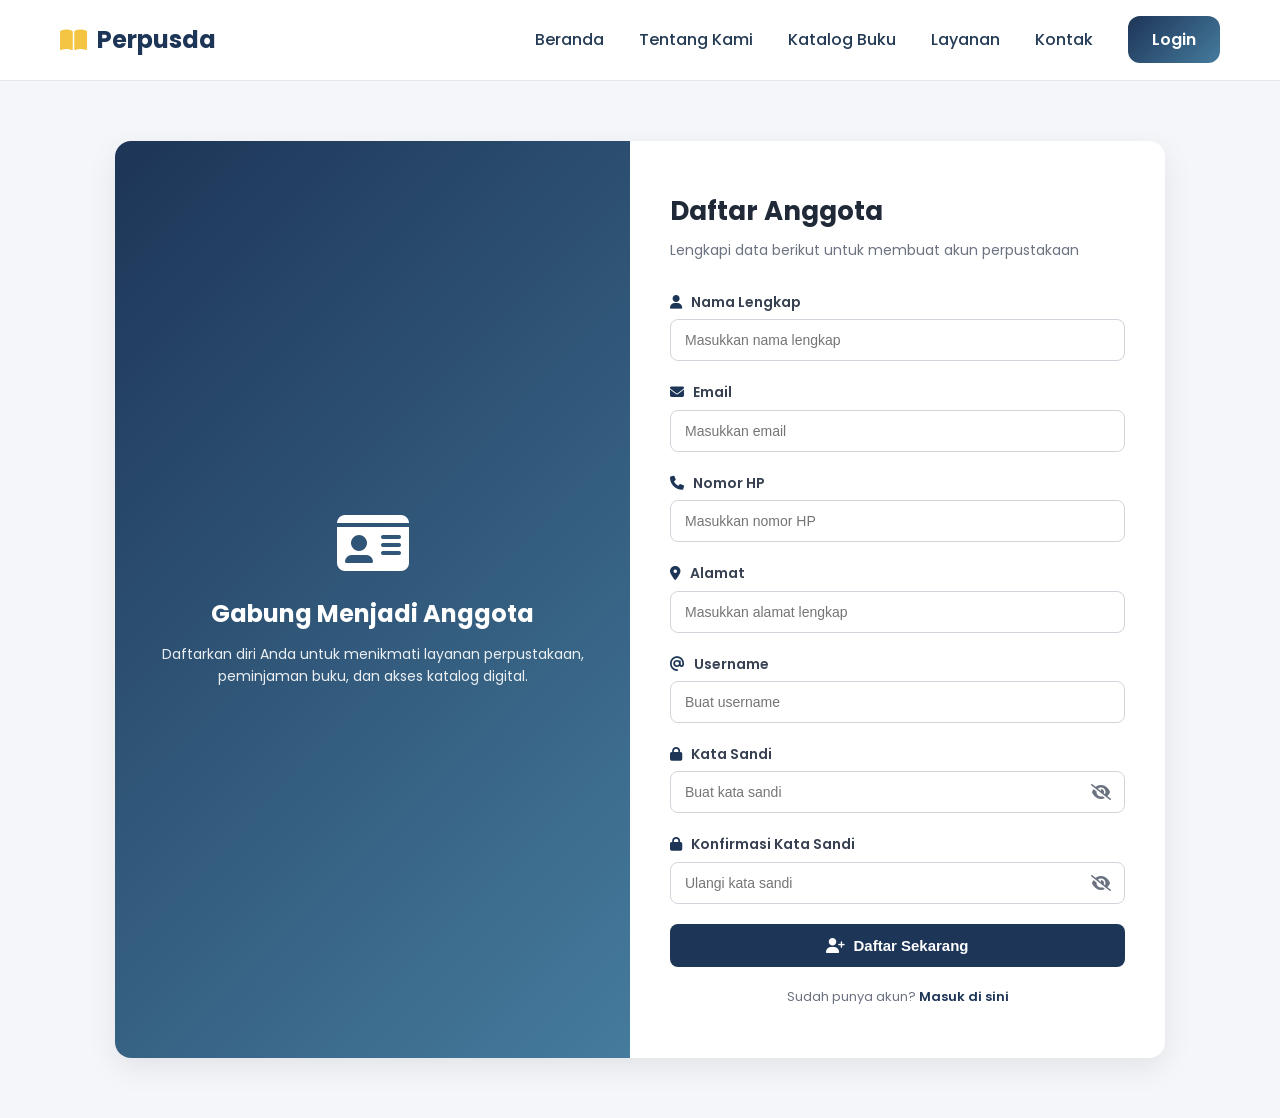
<file: register.html>
<!DOCTYPE html>
<html lang="id">
<head>
    <meta charset="UTF-8">
    <meta name="viewport" content="width=device-width, initial-scale=1.0">
    <title>Daftar Anggota - Perpusda</title>
    <link rel="stylesheet" href="css/style-register.css">

    <link
        rel="stylesheet"
        href="https://cdnjs.cloudflare.com/ajax/libs/font-awesome/6.5.1/css/all.min.css"
    />
</head>
<body>

    <!-- Navbar -->
    <header>
        <nav class="navbar">
            <a href="index.html" class="logo">
                <i class="fa-solid fa-book-open"></i>
                Perpusda
            </a>

            <ul class="nav-links">
                <li><a href="index.html">Beranda</a></li>
                <li><a href="tentang.html">Tentang Kami</a></li>
                <li><a href="katalog.html">Katalog Buku</a></li>
                <li><a href="layanan.html">Layanan</a></li>
                <li><a href="kontak.html">Kontak</a></li>
                <li><a href="login.html" class="login-btn">Login</a></li>
            </ul>

            <button class="menu-toggle">
                <i class="fa-solid fa-bars"></i>
            </button>
        </nav>
    </header>

    <!-- Register Section -->
    <main class="login-section">
        <div class="login-container">

            <div class="login-image">
                <i class="fa-solid fa-id-card"></i>
                <h2>Gabung Menjadi Anggota</h2>
                <p>
                    Daftarkan diri Anda untuk menikmati layanan perpustakaan,
                    peminjaman buku, dan akses katalog digital.
                </p>
            </div>

            <div class="login-form-wrapper">
                <h1>Daftar Anggota</h1>
                <p class="login-subtitle">
                    Lengkapi data berikut untuk membuat akun perpustakaan
                </p>

                <form class="login-form" id="registerForm">

                    <div class="input-group">
                        <label for="fullname">
                            <i class="fa-solid fa-user"></i> Nama Lengkap
                        </label>
                        <input type="text" id="fullname" placeholder="Masukkan nama lengkap" required>
                    </div>

                    <div class="input-group">
                        <label for="email">
                            <i class="fa-solid fa-envelope"></i> Email
                        </label>
                        <input type="email" id="email" placeholder="Masukkan email" required>
                    </div>

                    <div class="input-group">
                        <label for="phone">
                            <i class="fa-solid fa-phone"></i> Nomor HP
                        </label>
                        <input type="tel" id="phone" placeholder="Masukkan nomor HP" required>
                    </div>

                    <div class="input-group">
                        <label for="address">
                            <i class="fa-solid fa-location-dot"></i> Alamat
                        </label>
                        <input type="text" id="address" placeholder="Masukkan alamat lengkap" required>
                    </div>

                    <div class="input-group">
                        <label for="username">
                            <i class="fa-solid fa-at"></i> Username
                        </label>
                        <input type="text" id="username" placeholder="Buat username" required>
                    </div>

                    <div class="input-group">
                        <label for="password">
                            <i class="fa-solid fa-lock"></i> Kata Sandi
                        </label>
                        <div class="password-wrapper">
                            <input type="password" id="password" name="password" placeholder="Buat kata sandi" required>
                            <i class="fa-solid fa-eye-slash toggle-password" id="togglePassword"></i>
                        </div>
                    </div>

                    <div class="input-group">
                        <label for="confirm-password">
                            <i class="fa-solid fa-lock"></i> Konfirmasi Kata Sandi
                        </label>
                        <div class="password-wrapper">
                            <input type="password" id="confirm-password" name="confirm-password" placeholder="Ulangi kata sandi" required>
                            <i class="fa-solid fa-eye-slash toggle-password" id="toggleConfirmPassword"></i>
                        </div>
                    </div>

                    <button type="submit" class="btn-login">
                        <i class="fa-solid fa-user-plus"></i> Daftar Sekarang
                    </button>

                    <p class="register-text">
                        Sudah punya akun? <a href="login.html">Masuk di sini</a>
                    </p>

                </form>
            </div>

        </div>
    </main>

    <script src="js/script.js"></script>
   <script src="js/script-register.js"></script>
</body>
</html>
</file>
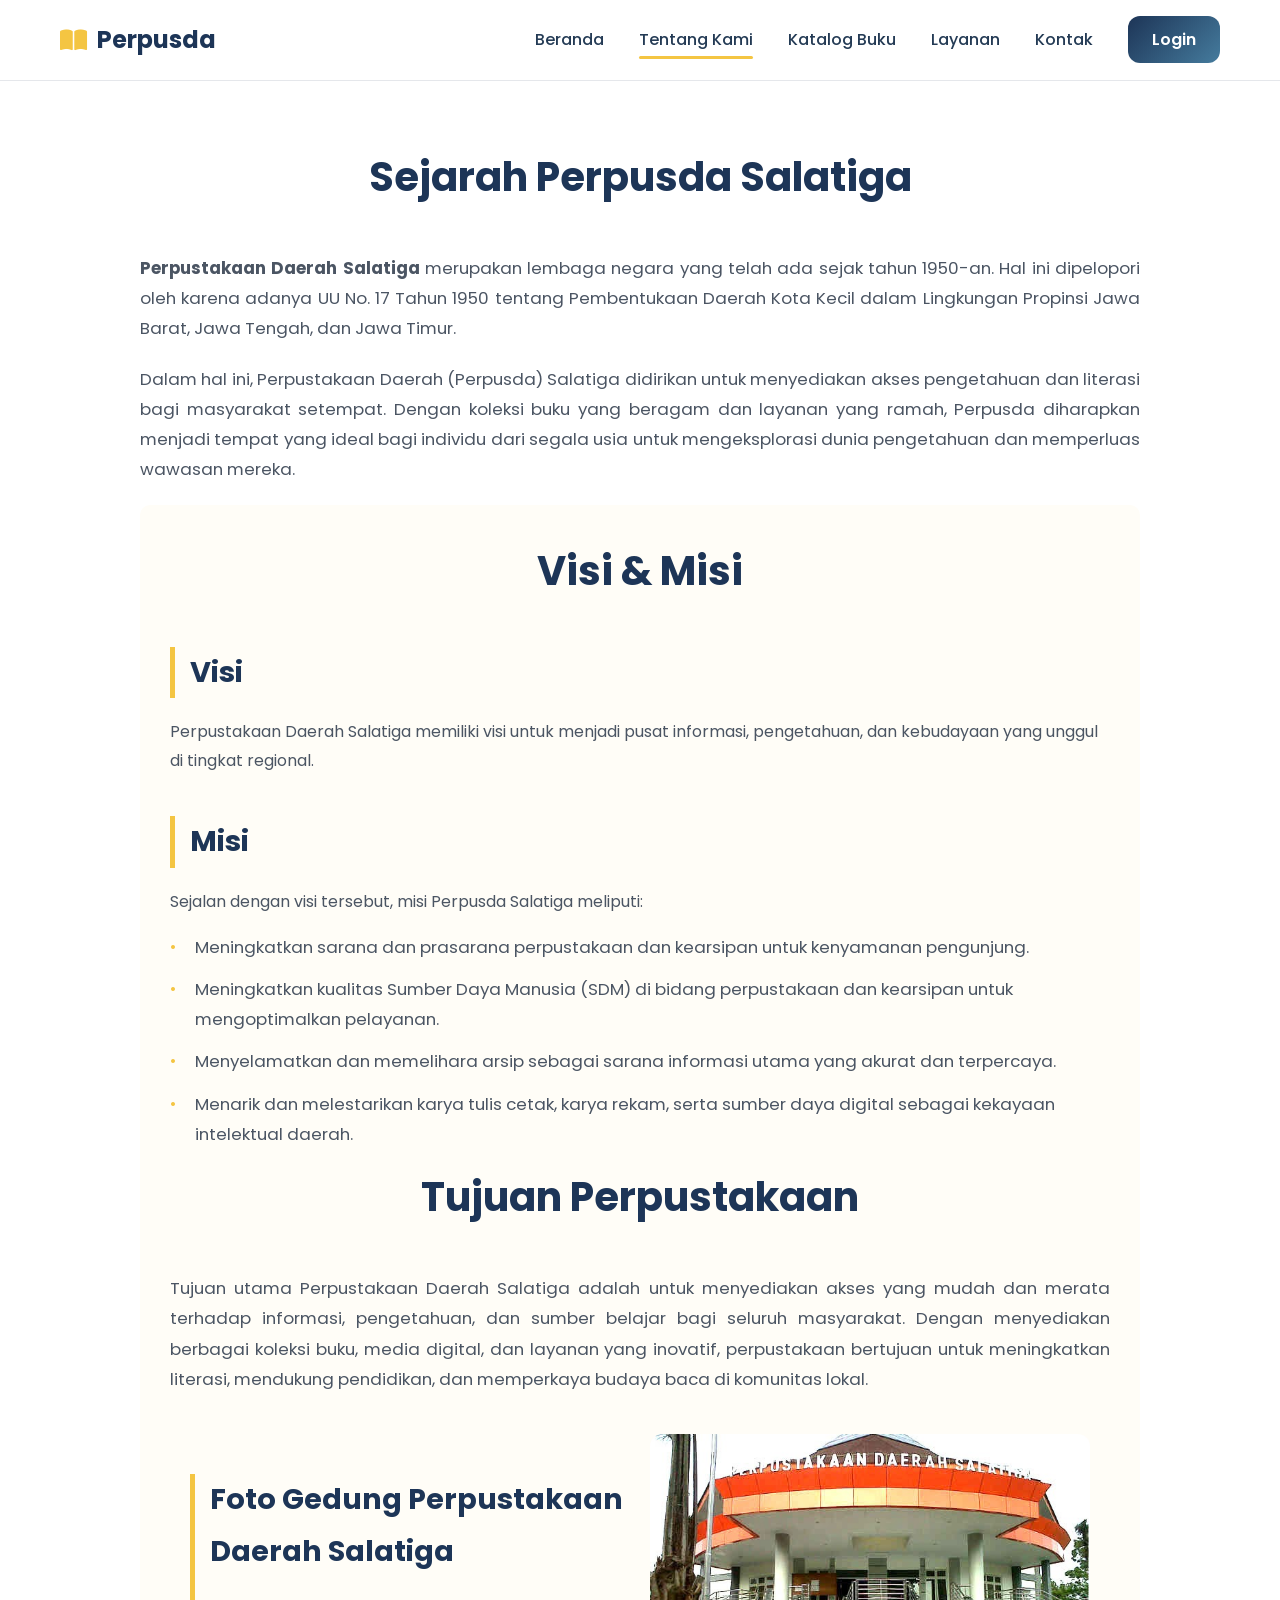
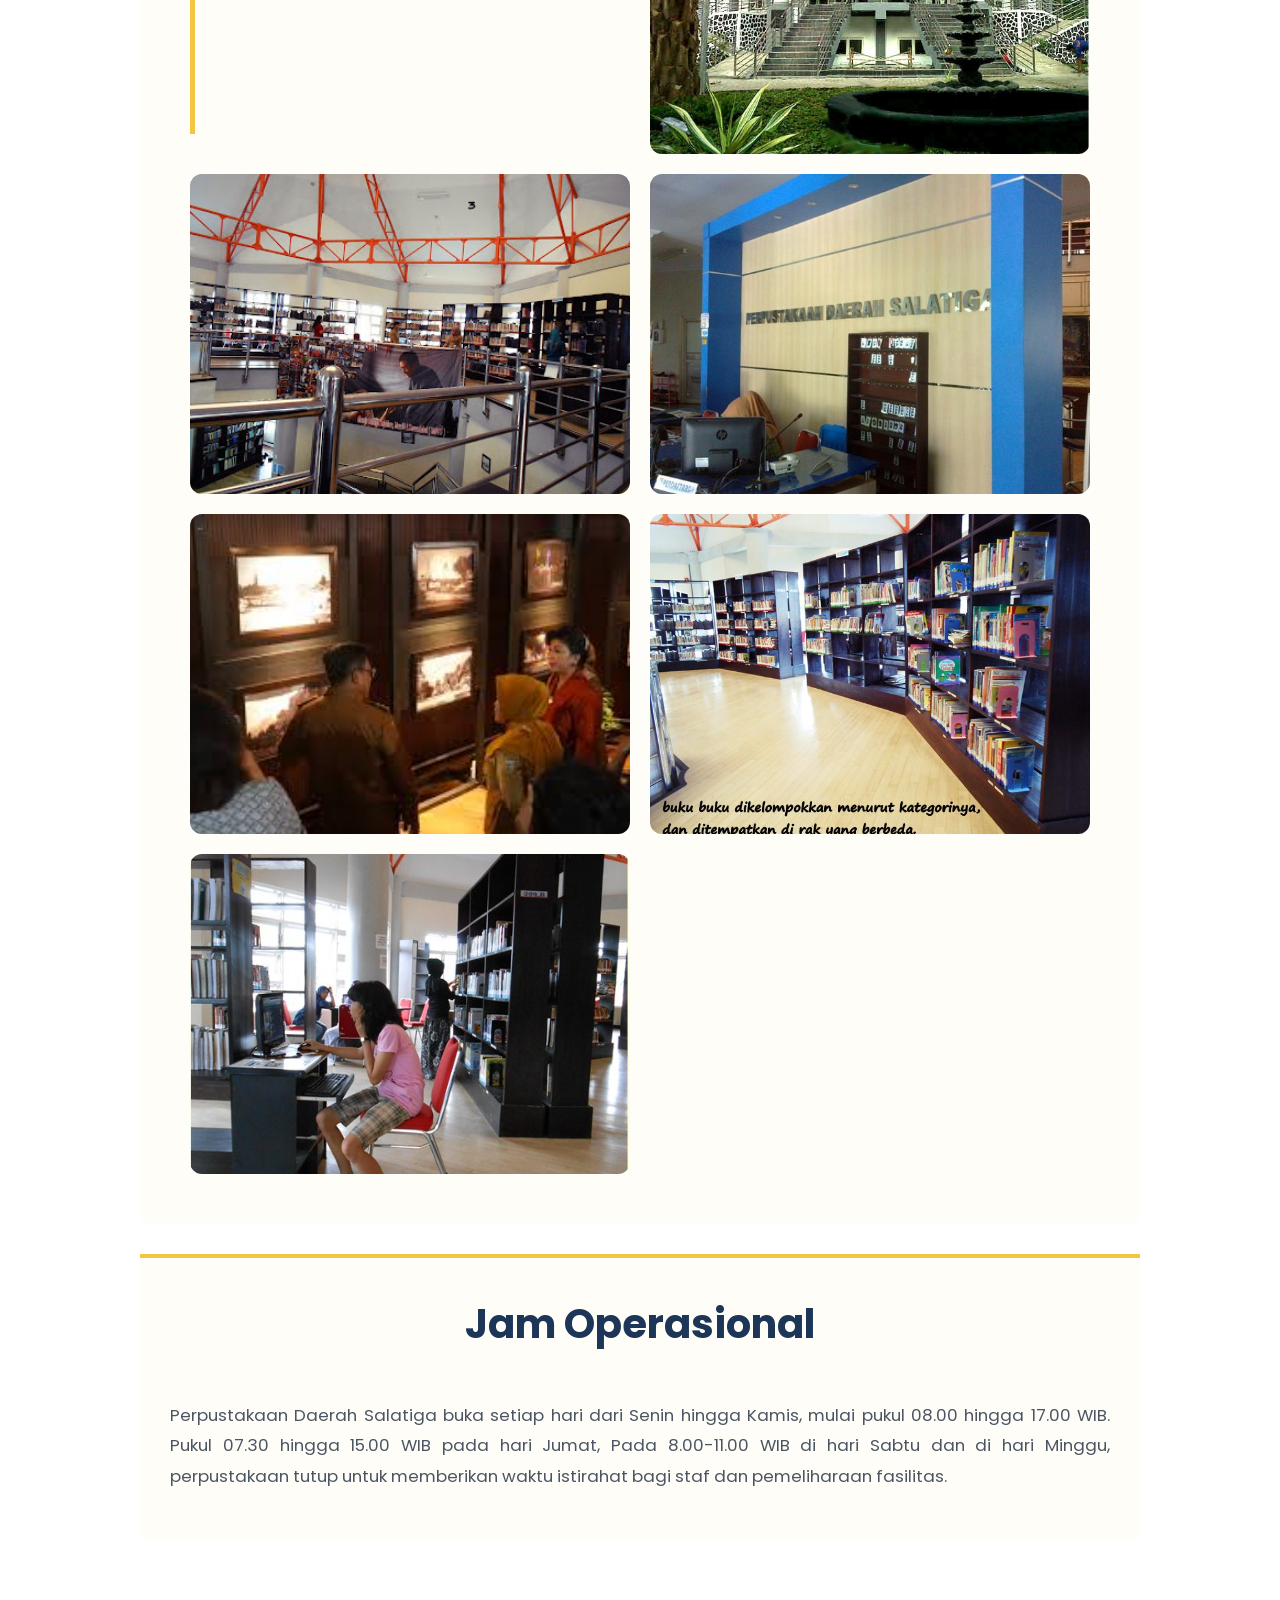
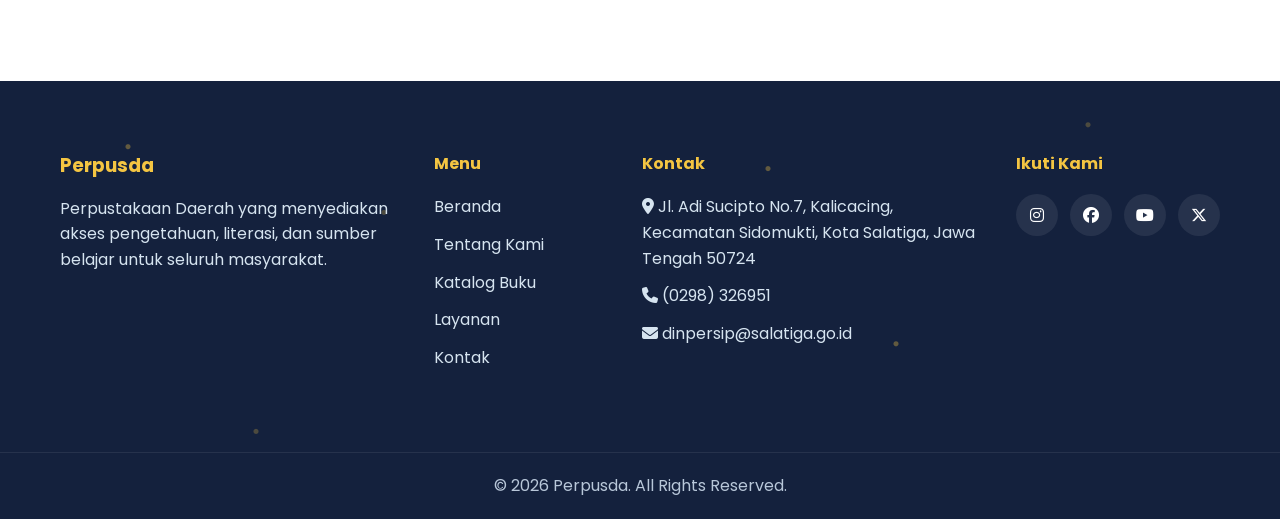
<file: tentang.html>
<!DOCTYPE html>
<html lang="id">
<head>
    <meta charset="UTF-8">
    <meta name="viewport" content="width=device-width, initial-scale=1.0">
    <title>Perpusda</title>
    <link rel="stylesheet" href="css/style-tentang.css">

    <!-- Icon -->
    <link
        rel="stylesheet"
        href="https://cdnjs.cloudflare.com/ajax/libs/font-awesome/6.5.1/css/all.min.css"
    />
</head>
<body>

    <!-- Navbar -->
    <header>
        <nav class="navbar">
            <a href="index.html" class="logo">
                <i class="fa-solid fa-book-open"></i>
                Perpusda
            </a>

            <ul class="nav-links">
                <li><a href="index.html">Beranda</a></li>
                <li><a href="tentang.html" class="active">Tentang Kami</a></li>
                <li><a href="katalog.html">Katalog Buku</a></li>
                <li><a href="layanan.html">Layanan</a></li>
                <li><a href="kontak.html">Kontak</a></li>
                <li><a href="login.html" class="login-btn">Login</a></li>
            </ul>

            <button class="menu-toggle">
                <i class="fa-solid fa-bars"></i>
            </button>
        </nav>
    </header>

    <!-- Konten -->
    <section class="tentang">
        <div class="container">
            <h1>Sejarah Perpusda Salatiga</h1>
            <div class="tentang-content">
                <p>
                    <strong>Perpustakaan Daerah Salatiga</strong> merupakan lembaga negara yang telah ada sejak tahun 1950-an.
                    Hal ini dipelopori oleh karena adanya UU No. 17 Tahun 1950 tentang Pembentukaan
                    Daerah Kota Kecil dalam Lingkungan Propinsi Jawa Barat, Jawa Tengah, dan Jawa Timur.
                </p>
                <p>
                    Dalam hal ini, Perpustakaan Daerah (Perpusda) Salatiga didirikan untuk
                    menyediakan akses pengetahuan dan literasi bagi masyarakat setempat.
                    Dengan koleksi buku yang beragam dan layanan yang ramah,
                    Perpusda diharapkan menjadi tempat yang ideal bagi individu dari segala usia
                    untuk mengeksplorasi dunia pengetahuan dan memperluas wawasan mereka.
                </p>
            </div>

            <div class="visi-misi">
                <h1>Visi & Misi</h1>
            <h2>Visi</h2>
            <p>
                Perpustakaan Daerah Salatiga memiliki visi untuk menjadi pusat informasi, pengetahuan,
                dan kebudayaan yang unggul di tingkat regional.
            </p>
            <h2>Misi</h2>
            <p>
                Sejalan dengan visi tersebut, misi Perpusda Salatiga meliputi:
            </p>
                <ul>
                    <li>Meningkatkan sarana dan prasarana perpustakaan dan kearsipan untuk kenyamanan pengunjung.</li>
                    <li>Meningkatkan kualitas Sumber Daya Manusia (SDM) di bidang perpustakaan dan kearsipan untuk mengoptimalkan pelayanan.</li>
                    <li>Menyelamatkan dan memelihara arsip sebagai sarana informasi utama yang akurat dan terpercaya.</li>
                    <li>Menarik dan melestarikan karya tulis cetak, karya rekam, serta sumber daya digital sebagai kekayaan intelektual daerah.</li>
                </ul>

            <div class="tujuan-perpustakaan">
                <h1>Tujuan Perpustakaan</h1>
                <p>
                    Tujuan utama Perpustakaan Daerah Salatiga adalah untuk menyediakan akses yang mudah dan
                    merata terhadap informasi, pengetahuan, dan sumber belajar bagi seluruh masyarakat.
                    Dengan menyediakan berbagai koleksi buku, media digital, dan layanan yang inovatif,
                    perpustakaan bertujuan untuk meningkatkan literasi, mendukung pendidikan, dan
                    memperkaya budaya baca di komunitas lokal.
                </p>
            </div>

            <div class="foto-gedung">
                <h2>Foto Gedung Perpustakaan Daerah Salatiga</h2>
                <img src="images/tentang/Gedung Perpusda.jpg" alt="Gedung Perpustakaan Daerah Salatiga">
                <img src="images/tentang/Perpusda.jpg" alt="Gedung Perpustakaan Daerah Salatiga">
                <img src="images/tentang/perpusda (2).jpg" alt="Gedung Perpustakaan Daerah Salatiga">
                <img src="images/tentang/fasilitas2.jpg" alt="Gedung Perpustakaan Daerah Salatiga">
                <img src="images/tentang/rak.jpg" alt="Gedung Perpustakaan Daerah Salatiga">
                <img src="images/tentang/fasilitas.jpg" alt="Gedung Perpustakaan Daerah Salatiga">
            </div>
        </div>

        <div class="jam-operasional">
            <h1>Jam Operasional</h1>
            <p>
                Perpustakaan Daerah Salatiga buka setiap hari dari Senin hingga Kamis,
                mulai pukul 08.00 hingga 17.00 WIB. Pukul 07.30 hingga 15.00 WIB pada hari Jumat,
                Pada 8.00-11.00 WIB di hari Sabtu dan di hari Minggu, perpustakaan
                tutup untuk memberikan waktu istirahat bagi staf dan pemeliharaan fasilitas.
            </p>
    </section>

    <!-- Footer -->
    <footer>
        <div class="footer-container">

            <div class="footer-brand">
                <h3>Perpusda</h3>
                <p>
                    Perpustakaan Daerah yang menyediakan akses
                    pengetahuan, literasi, dan sumber belajar
                    untuk seluruh masyarakat.
                </p>
            </div>

            <div class="footer-links">
                <h4>Menu</h4>
                <a href="index.html">Beranda</a>
                <a href="tentang.html">Tentang Kami</a>
                <a href="katalog.html">Katalog Buku</a>
                <a href="layanan.html">Layanan</a>
                <a href="kontak.html">Kontak</a>
            </div>

            <div class="footer-contact">
                <h4>Kontak</h4>
                <p><i class="fa-solid fa-location-dot"></i> Jl. Adi Sucipto No.7, Kalicacing, Kecamatan Sidomukti, Kota Salatiga, Jawa Tengah 50724</p>
                <p><i class="fa-solid fa-phone"></i> (0298) 326951</p>
                <p><i class="fa-solid fa-envelope"></i> dinpersip@salatiga.go.id</p>
            </div>

            <div class="footer-social">
                <h4>Ikuti Kami</h4>

                <div class="social-icons">
                    <a href="#"><i class="fab fa-instagram"></i></a>
                    <a href="#"><i class="fab fa-facebook"></i></a>
                    <a href="#"><i class="fab fa-youtube"></i></a>
                    <a href="#"><i class="fab fa-x-twitter"></i></a>
                </div>
            </div>

        </div>

        <div class="footer-bottom">
            © 2026 Perpusda. All Rights Reserved.
        </div>
    </footer>

    <script src="js/script.js"></script>
</body>
</html>
</file>
<file: css/style-home.css>
/* =========================
   GOOGLE FONT
========================= */
@import url('https://fonts.googleapis.com/css2?family=Poppins:wght@300;400;500;600;700&display=swap');

/* =========================
   ROOT COLOR
========================= */
:root{
    --background: #FFFFFF;

    /* Starry Night Palette */
    --primary: #1D3557;
    --secondary: #457B9D;
    --accent: #F4C542;
    --accent-dark: #D9A404;

    --heading: #243B55;
    --text: #4B5563;
    --border: #E5E7EB;

    --card-bg: #FFFDF7;
    --footer-bg: #14213D;

    --shadow:
        0 10px 25px rgba(29,53,87,.08);
}

*{
    margin:0;
    padding:0;
    box-sizing:border-box;
}

html{
    scroll-behavior:smooth;
}

body{
    font-family:'Poppins', sans-serif;
    background:var(--background);
    color:var(--text);
    line-height:1.6;
}

a{
    text-decoration:none;
}

ul{
    list-style:none;
}

/* =========================
   NAVBAR
========================= */

header{
    position:sticky;
    top:0;
    z-index:1000;
    background:rgba(255,255,255,.96);
    backdrop-filter:blur(12px);
    border-bottom:1px solid var(--border);
}

.navbar{
    max-width:1200px;
    margin:auto;
    height:80px;
    padding:0 20px;

    display:flex;
    align-items:center;
    justify-content:space-between;
}

/* Logo */

.logo{
    display:flex;
    align-items:center;
    gap:10px;

    font-size:1.5rem;
    font-weight:700;
    color:var(--primary);
}

.logo i{
    color:var(--accent);
}

/* Menu */

.nav-links{
    display:flex;
    gap:35px;
}

.nav-links a{
    position:relative;
    color:var(--heading);
    font-weight:500;
    transition:.3s;
}

.nav-links a::after{
    content:'';
    position:absolute;
    left:0;
    bottom:-8px;

    width:0;
    height:3px;

    background:var(--accent);
    border-radius:99px;

    transition:.3s;
}

.nav-links a:hover{
    color:var(--primary);
}

.nav-links a:hover::after{
    width:100%;
}

.nav-links a:hover::after,
.nav-links a.active::after {
    width: 100%;
}

/* Login Button */

.nav-links .login-btn{
    background:linear-gradient(
        135deg,
        var(--primary),
        var(--secondary)
    );

    color:white;
    padding:12px 24px;
    border-radius:12px;

    font-weight:600;
    transition:.3s;
}

.nav-links .login-btn::after{
    display:none;
}

.nav-links .login-btn:hover{
    transform:translateY(-2px);
    box-shadow:
        0 12px 24px rgba(29,53,87,.2);
}

/* Mobile Button */

.menu-toggle{
    display:none;
    background:none;
    border:none;
    font-size:1.5rem;
    cursor:pointer;
    color:var(--primary);
}

/* =========================
   DEMO CONTENT
========================= */

main{
    min-height:70vh;
}

/* =========================
   FOOTER
========================= */

footer{
    position:relative;
    overflow:hidden;

    background:var(--footer-bg);
    color:white;

    margin-top:80px;
}

/* Star effect */

footer::before{
    content:"";

    position:absolute;
    inset:0;

    background:
    radial-gradient(circle at 10% 15%, rgba(244,197,66,.35) 2px, transparent 3px),
    radial-gradient(circle at 30% 30%, rgba(244,197,66,.25) 2px, transparent 3px),
    radial-gradient(circle at 60% 20%, rgba(244,197,66,.35) 2px, transparent 3px),
    radial-gradient(circle at 85% 10%, rgba(244,197,66,.25) 2px, transparent 3px),
    radial-gradient(circle at 70% 60%, rgba(244,197,66,.35) 2px, transparent 3px),
    radial-gradient(circle at 20% 80%, rgba(244,197,66,.25) 2px, transparent 3px);

    pointer-events:none;
}

/* Footer Container */

.footer-container{
    position:relative;
    z-index:2;

    max-width:1200px;
    margin:auto;
    padding:70px 20px;

    display:grid;
    grid-template-columns:
        2fr
        1fr
        2fr
        1fr;

    gap:40px;
}

/* Brand */

.footer-brand h3{
    color:var(--accent);
    margin-bottom:15px;
}

.footer-brand p{
    color:#D6E4F0;
}

/* Titles */

.footer-links h4,
.footer-contact h4,
.footer-social h4{
    color:var(--accent);
    margin-bottom:18px;
}

/* Links */

.footer-links{
    display:flex;
    flex-direction:column;
}

.footer-links a{
    color:#D6E4F0;
    margin-bottom:12px;
    transition:.3s;
}

.footer-links a:hover{
    color:var(--accent);
    padding-left:5px;
}

/* Contact */

.footer-contact p{
    color:#D6E4F0;
    margin-bottom:12px;
}

/* Social */

.social-icons{
    display:flex;
    gap:12px;
}

.social-icons a{
    width:42px;
    height:42px;

    border-radius:50%;

    display:flex;
    align-items:center;
    justify-content:center;

    background:rgba(255,255,255,.08);
    color:white;

    transition:.3s;
}

.social-icons a:hover{
    background:var(--accent);
    color:var(--primary);
    transform:translateY(-4px);
}

/* Bottom */

.footer-bottom{
    position:relative;
    z-index:2;

    text-align:center;

    padding:20px;

    color:#B8C7D9;

    border-top:
        1px solid rgba(255,255,255,.08);
}


/* CSS untuk home */
/* Kode di bawah ini */
.home-hero-section{
    padding:50px 0;
}

.home-hero-container{
    max-width:1200px;
    margin:auto;
    padding:0 20px;

    display:grid;
    grid-template-columns:1fr 1fr;
    gap:50px;
    align-items:center;
}

.home-hero-tag{
    display:inline-block;

    padding:8px 18px;

    border-radius:50px;

    background:#FFF8E1;

    color:var(--accent);

    font-weight:600;
}

.home-hero-title{
    font-size:3rem;
    line-height:1.2;
    color:var(--primary);

    margin:20px 0;
}

.home-hero-description{
    max-width:550px;
    margin-bottom:30px;
}

.home-hero-image img{
    width:100%;
    max-width:600px;
    border-radius:20px;
}

.home-hero-buttons{
    display:flex;
    gap:15px;
}

.home-primary-btn{
    background:var(--primary);
    color:white;

    padding:10px 20px;
    border-radius:12px;
}

.home-secondary-btn{
    border:2px solid var(--primary);
    color:var(--primary);

    padding:10px 20px;
    border-radius:12px;
}

/* ==================================
   HOME CAROUSEL
================================== */

.home-carousel-section{
    padding:20px 0;
}

.home-carousel-container{
    max-width:1200px;
    height:400px;

    margin:auto;

    position:relative;

    overflow:hidden;

    border-radius:24px;

    box-shadow:
    0 20px 50px rgba(0,0,0,.12);
}

.home-carousel-slide{
    position:absolute;

    inset:0;

    opacity:0;

    transition:opacity .6s ease;

    pointer-events:none;
}

.home-carousel-slide.active{
    opacity:1;
    pointer-events:auto;
}

.home-carousel-image{
    width:100%;
    height:100%;
    object-fit:cover;
}

.home-carousel-overlay{
    position:absolute;
    inset:0;

    background:
    linear-gradient(
        to right,
        rgba(0,0,0,.65),
        rgba(0,0,0,.25)
    );
}

.home-carousel-content{
    position:absolute;

    left:70px;
    top:50%;

    transform:translateY(-50%);

    max-width:600px;

    color:white;

    z-index:5;
}

.home-carousel-badge{
    display:inline-block;

    padding:8px 18px;

    border-radius:50px;

    background:var(--accent);

    color:var(--primary);

    font-weight:600;

    margin-bottom:20px;
}

.home-carousel-title{
    font-size:3rem;
    line-height:1.2;

    margin-bottom:20px;
}

.home-carousel-description{
    font-size:1.1rem;
    line-height:1.8;

    margin-bottom:30px;
}

.home-carousel-button{
    display:inline-block;

    background:var(--accent);

    color:var(--primary);

    padding:14px 24px;

    border-radius:12px;

    font-weight:600;
}

/* Arrow */

.home-carousel-arrow{
    position:absolute;

    top:50%;

    transform:translateY(-50%);

    width:55px;
    height:55px;

    border:none;

    border-radius:50%;

    cursor:pointer;

    z-index:10;

    background:
    rgba(255,255,255,.85);

    color:var(--primary);

    font-size:1.4rem;

    transition:.3s;
}

.home-carousel-arrow:hover{
    background:var(--accent);
}

.home-carousel-prev{
    left:20px;
}

.home-carousel-next{
    right:20px;
}

/* Dots */

.home-carousel-dots{
    position:absolute;

    bottom:25px;
    left:50%;

    transform:translateX(-50%);

    display:flex;
    gap:10px;

    z-index:10;
}

.home-carousel-dot{
    width:40px;
    height:4px;

    border-radius:999px;

    background:
    rgba(255,255,255,.5);

    cursor:pointer;

    transition:.3s;
}

.home-carousel-dot.active{
    background:var(--accent);
}

.home-stats-section{
    padding:50px 0;
}

.home-stats-container{
    max-width:1200px;
    margin:auto;

    display:grid;
    grid-template-columns:
        repeat(3,1fr);

    gap:25px;
}

.home-stat-item{
    padding:40px;
    text-align:center;

    border-radius:20px;

    background:white;

    box-shadow:
    0 15px 30px rgba(0,0,0,.05);
}

.home-stat-item h3{
    font-size:2.5rem;
    color:var(--primary);
}

.home-popular-section{
    max-width:1200px;
    margin:10px auto;
    padding:0 20px;
}

.home-section-heading{
    display:flex;
    justify-content:space-between;
    align-items:center;

    margin-bottom:20px;
}

.home-section-subtitle{
    color:var(--accent);
    font-weight:600;
}

.home-section-title{
    color:var(--primary);
    font-size:2.2rem;
}

.home-popular-link{
    display:flex;
    align-items:center;
    gap:10px;

    color:var(--primary);
    font-weight:600;
}

.home-popular-bookshelf{
    display:flex;
    gap:35px;

    overflow-x:auto;

    padding-bottom:10px;
}

.home-popular-bookshelf::-webkit-scrollbar{
    height:6px;
}

.home-popular-bookshelf::-webkit-scrollbar-thumb{
    background:var(--accent);
    border-radius:999px;
}

.home-popular-book{
    min-width:180px;
    transition:.3s;
}

.home-popular-book:hover{
    transform:translateY(-10px);
}

.home-popular-cover{
    width:200px;
    aspect-ratio:3/4.5;

    object-fit:cover;

    border-radius:12px;

    box-shadow:
        0 12px 25px rgba(0,0,0,.15);

    margin-bottom:15px;
}

.home-popular-title{
    color:var(--heading);
    font-size:1rem;
    margin-bottom:4px;
}

.home-popular-author{
    color:#6B7280;
    font-size:.9rem;
}

.home-services-section{
    padding:50px 0;
}

.home-services-container{
    max-width:1200px;
    margin:auto;
    padding:0 20px;
}

.home-section-title{
    text-align:center;
    color:var(--primary);
    font-size:2.5rem;
    margin-bottom:50px;
}

.home-services-grid{
    display:grid;
    grid-template-columns:
        repeat(auto-fit,minmax(250px,1fr));
    gap:25px;
}

.home-service-item{
    background:white;
    padding:35px 25px;

    text-align:center;

    border-radius:20px;

    box-shadow:
        0 15px 30px rgba(0,0,0,.06);

    transition:.3s;
}

.home-service-item:hover{
    transform:translateY(-10px);
}

.home-service-item i{
    font-size:2.5rem;
    color:var(--accent);
    margin-bottom:20px;
}

.home-service-item h3{
    color:var(--primary);
    margin-bottom:10px;
}

/* HOME NEWS */

.home-news-section{
    padding:50px 0;
}

.home-news-grid{
    max-width:1200px;
    margin:auto;

    padding:0 20px;

    display:grid;
    grid-template-columns:
        repeat(auto-fit,minmax(300px,1fr));

    gap:25px;
}

.home-news-item{
    background:white;

    padding:30px;

    border-radius:20px;

    box-shadow:
        0 15px 30px rgba(0,0,0,.06);

    transition:.3s;
}

.home-news-item:hover{
    transform:translateY(-8px);
}

.home-news-item h3{
    color:var(--primary);
    margin-bottom:15px;
}

/* HOME MEMBERSHIP CTA */

.home-membership-section{
    padding:80px 20px;
}

.home-membership-container{

    max-width:900px;
    margin:auto;

    background:
        linear-gradient(
            135deg,
            var(--primary),
            var(--secondary)
        );

    color:white;

    padding:60px;

    border-radius:30px;

    text-align:center;

    box-shadow:
        0 25px 50px rgba(29,53,87,.2);
}

.home-membership-container h2{
    font-size:2.5rem;
    margin-bottom:20px;
}

.home-membership-container p{
    max-width:600px;
    margin:auto auto 30px;
}

.home-membership-terms{
    text-align:left;

    max-width:500px;

    margin:0 auto 35px;

    display:flex;
    flex-direction:column;
    gap:12px;
}

.home-membership-terms li{
    list-style:none;

    position:relative;

    padding-left:30px;
}

.home-membership-terms li::before{
    content:"✓";

    position:absolute;
    left:0;

    color:var(--accent);

    font-weight:bold;
}

.home-membership-container .home-primary-btn{
    background:var(--accent);
    color:var(--primary);

    font-weight:700;

    display:inline-block;
}


/* =========================================
   RESPONSIVE HOME PAGE
========================================= */

/* Laptop kecil / Tablet */
@media (max-width: 992px) {
  .navbar {
    padding: 0 15px;
  }

  .nav-links {
    gap: 20px;
  }

  .home-hero-container {
    max-width: 90%;
  }

  .home-hero-description {
    max-width: 100%;
  }

  .home-hero-title {
    font-size: 2rem;
  }

  .home-hero-description {
    font-size: 1rem;
  }

  .home-hero-tag {
    font-size: 0.9rem;
    padding: 6px 14px;
  }

  .home-hero-image img {
    width: 100%;
    max-width: 500px;
  }

  .home-carousel-container {
    height: 350px;
    width: 90%;
  }

  .home-carousel-content {
    left: 100px;
    max-width: 80%;
  }

  .home-carousel-badge {
    padding: 6px 14px;
    font-size: 0.9rem;
  }

  .home-carousel-title {
    font-size: 2rem;
  }

  .home-carousel-description {
    font-size: 1rem;
  }

  .home-carousel-button {
    padding: 12px 20px;
    font-size: 0.9rem;
  }

  .home-stats-container {
    grid-template-columns: repeat(3, 1fr);
    gap: 20px;
    max-width: 90%;
  }

  .home-services-grid {
    grid-template-columns: repeat(3, 1fr);
  }

  .footer-container {
    grid-template-columns: 1fr 1fr;
    gap: 30px;
    max-width: 90%;
  }

  .home-popular-section {
    max-width: 90%;
  }

  .home-services-container {
    max-width: 90%;
    grid-template-columns: 1fr 1fr;
  }

  .home-news-grid {
    max-width: 90%;
    grid-template-columns: 1fr 1fr;
  }

  .home-membership-container {
    max-width: 90%;
  }
}

/* Mobile */
@media (max-width: 768px) {
  /* Navbar mobile */
  .menu-toggle {
    display: block;
  }

  .nav-links {
    position: absolute;
    top: 80px;
    left: 0;
    width: 100%;

    flex-direction: column;
    background: white;
    padding: 20px;

    gap: 20px;
    display: none;

    border-bottom: 1px solid var(--border);
  }

  .nav-links.active {
    display: flex;
  }

  .nav-links .login-btn {
    display: block;
    width: 100%;
    margin-top: 10px;
    text-align: center;
  }
  
  /* Hero */
  .home-hero-section {
    padding: 30px 0;
  }

  .home-hero-container {
    grid-template-columns: 1fr;
    text-align: center;
    gap: 15px;
  }
  
  .home-hero-buttons {
    justify-content: center;
    flex-wrap: wrap;
  }

  .home-hero-title {
    font-size: 1.8rem;
  }

  .home-hero-description {
    font-size: 0.8rem;
  }

  .home-hero-tag {
    font-size: 0.8rem;
    padding: 4px 12px;
  }

  .home-hero-buttons {
    font-size: 14px;
  }

  /* Carousel */
  .home-carousel-container {
    height: 280px;
    border-radius: 16px;
  }

  .home-carousel-content {
    left: 90px;
    right: 100px;
    max-width: 90%;
  }

  .home-carousel-title {
    font-size: 1.3rem;
  }

  .home-carousel-description {
    font-size: 0.9rem;
    line-height: 1.5;
  }

  .home-carousel-button {
    padding: 10px 18px;
    font-size: 0.8rem;
  }

  /* Statistik */
  .home-stats-container {
    grid-template-columns: 1fr 1fr;
  }

  /* Popular books */
  .home-popular-bookshelf {
    gap: 40px;
    overflow-x: auto;
    padding-bottom: 10px;
  }

  .home-popular-book {
    min-width: 180px;
  }

  /* Services */
  .home-services-grid {
    grid-template-columns: 1fr 1fr;
  }

  .home-membership-container h2 {
    font-size: 1.8rem;
  }
}

/* Extra small device */
@media (max-width: 480px) {
  .logo {
    font-size: 1.2rem;
  }

  .home-hero-title {
    font-size: 1.6rem;
  }

  .home-carousel-content {
    gap: 5px;
  }

  .home-carousel-badge {
    padding: 4px 12px;
    font-size: 0.8rem;
    margin-bottom: 10px;
  }

  .home-carousel-title {
    font-size: 1rem;
    margin-bottom: 10px;
  }

  .home-carousel-description {
    font-size: 0.8rem;
    margin-bottom: 10px;
  }

   .home-carousel-button {
    padding: 8px 16px;
    font-size: 0.8rem;
  }

  /* Statistik */
  .home-stats-container {
    grid-template-columns: 1fr;
  }

  /* Layanan */
  .home-services-grid {
    grid-template-columns: 1fr;
  }

  /* News */
  .home-news-grid {
    grid-template-columns: 1fr;
  }

  .home-stat-item h3 {
    font-size: 1.8rem;
  }

  .home-section-title {
    font-size: 1.5rem;
  }

  /* Footer */
  .footer-container {
    grid-template-columns: 1fr;
    text-align: center;
  }

  .social-icons {
    justify-content: center;
  }
}
</file>
<file: css/style-katalog.css>
/* =========================
   GOOGLE FONT
========================= */
@import url('https://fonts.googleapis.com/css2?family=Poppins:wght@300;400;500;600;700&display=swap');

/* =========================
   ROOT COLOR
========================= */
:root{
    --background: #FFFFFF;

    /* Starry Night Palette */
    --primary: #1D3557;
    --secondary: #457B9D;
    --accent: #F4C542;
    --accent-dark: #D9A404;

    --heading: #243B55;
    --text: #4B5563;
    --border: #E5E7EB;

    --card-bg: #FFFDF7;
    --footer-bg: #14213D;

    --shadow:
        0 10px 25px rgba(29,53,87,.08);
}

*{
    margin:0;
    padding:0;
    box-sizing:border-box;
}

html{
    scroll-behavior:smooth;
}

body{
    font-family:'Poppins', sans-serif;
    background:var(--background);
    color:var(--text);
    line-height:1.6;
}

a{
    text-decoration:none;
}

ul{
    list-style:none;
}

/* =========================
   NAVBAR
========================= */

header{
    position:sticky;
    top:0;
    z-index:1000;
    background:rgba(255,255,255,.96);
    backdrop-filter:blur(12px);
    border-bottom:1px solid var(--border);
}

.navbar{
    max-width:1200px;
    margin:auto;
    height:80px;
    padding:0 20px;

    display:flex;
    align-items:center;
    justify-content:space-between;
}

/* Logo */

.logo{
    display:flex;
    align-items:center;
    gap:10px;

    font-size:1.5rem;
    font-weight:700;
    color:var(--primary);
}

.logo i{
    color:var(--accent);
}

/* Menu */

.nav-links{
    display:flex;
    gap:35px;
}

.nav-links a{
    position:relative;
    color:var(--heading);
    font-weight:500;
    transition:.3s;
}

.nav-links a::after{
    content:'';
    position:absolute;
    left:0;
    bottom:-8px;

    width:0;
    height:3px;

    background:var(--accent);
    border-radius:99px;

    transition:.3s;
}

.nav-links a:hover{
    color:var(--primary);
}

.nav-links a:hover::after{
    width:100%;
}

.nav-links a:hover::after,
.nav-links a.active::after {
    width: 100%;
}

/* Login Button */

.nav-links .login-btn{
    background:linear-gradient(
        135deg,
        var(--primary),
        var(--secondary)
    );

    color:white;
    padding:12px 24px;
    border-radius:12px;

    font-weight:600;
    transition:.3s;
}

.nav-links .login-btn::after{
    display:none;
}

.nav-links .login-btn:hover{
    transform:translateY(-2px);
    box-shadow:
        0 12px 24px rgba(29,53,87,.2);
}

/* Mobile Button */

.menu-toggle{
    display:none;
    background:none;
    border:none;
    font-size:1.5rem;
    cursor:pointer;
    color:var(--primary);
}

/* =========================
   DEMO CONTENT
========================= */

main{
    min-height:70vh;
}

/* =========================
   FOOTER
========================= */

footer{
    position:relative;
    overflow:hidden;

    background:var(--footer-bg);
    color:white;

    margin-top:80px;
}

/* Star effect */

footer::before{
    content:"";

    position:absolute;
    inset:0;

    background:
    radial-gradient(circle at 10% 15%, rgba(244,197,66,.35) 2px, transparent 3px),
    radial-gradient(circle at 30% 30%, rgba(244,197,66,.25) 2px, transparent 3px),
    radial-gradient(circle at 60% 20%, rgba(244,197,66,.35) 2px, transparent 3px),
    radial-gradient(circle at 85% 10%, rgba(244,197,66,.25) 2px, transparent 3px),
    radial-gradient(circle at 70% 60%, rgba(244,197,66,.35) 2px, transparent 3px),
    radial-gradient(circle at 20% 80%, rgba(244,197,66,.25) 2px, transparent 3px);

    pointer-events:none;
}

/* Footer Container */

.footer-container{
    position:relative;
    z-index:2;

    max-width:1200px;
    margin:auto;
    padding:70px 20px;

    display:grid;
    grid-template-columns:
        2fr
        1fr
        2fr
        1fr;

    gap:40px;
}

/* Brand */

.footer-brand h3{
    color:var(--accent);
    margin-bottom:15px;
}

.footer-brand p{
    color:#D6E4F0;
}

/* Titles */

.footer-links h4,
.footer-contact h4,
.footer-social h4{
    color:var(--accent);
    margin-bottom:18px;
}

/* Links */

.footer-links{
    display:flex;
    flex-direction:column;
}

.footer-links a{
    color:#D6E4F0;
    margin-bottom:12px;
    transition:.3s;
}

.footer-links a:hover{
    color:var(--accent);
    padding-left:5px;
}

/* Contact */

.footer-contact p{
    color:#D6E4F0;
    margin-bottom:12px;
}

/* Social */

.social-icons{
    display:flex;
    gap:12px;
}

.social-icons a{
    width:42px;
    height:42px;

    border-radius:50%;

    display:flex;
    align-items:center;
    justify-content:center;

    background:rgba(255,255,255,.08);
    color:white;

    transition:.3s;
}

.social-icons a:hover{
    background:var(--accent);
    color:var(--primary);
    transform:translateY(-4px);
}

/* Bottom */

.footer-bottom{
    position:relative;
    z-index:2;

    text-align:center;

    padding:20px;

    color:#B8C7D9;

    border-top:
        1px solid rgba(255,255,255,.08);
}


/* CSS untuk katalog */
.catalog-section{
    padding:50px 0;
}

.catalog-container{
    max-width:1200px;
    margin:auto;
    padding:0 20px;
}

.catalog-header{
    text-align:center;
    margin-bottom:50px;
}

.catalog-subtitle{
    color:var(--accent);
    font-weight:600;
}

.catalog-title{
    font-size:2.5rem;
    color:var(--primary);
    margin:10px 0;
}

.catalog-description{
    max-width:600px;
    margin:auto;
}

/* Toolbar */

.catalog-toolbar{
    display:flex;
    gap:15px;
    flex-wrap:wrap;
    margin-bottom:50px;
}

.catalog-search-wrapper{
    flex:1;
    min-width:280px;
    position:relative;
}

.catalog-search-wrapper i{
    position:absolute;
    left:18px;
    top:50%;
    transform:translateY(-50%);
    color:#9CA3AF;
}

.catalog-search-input{
    width:100%;
    height:52px;
    border:1px solid var(--border);
    border-radius:14px;
    padding-left:48px;
    outline:none;
    font-size:0.95rem;
}

.catalog-search-input:focus{
    border-color:var(--secondary);
}

.filter{
    display:flex;
    gap:15px;
    flex-wrap:wrap;
}

.catalog-filter{
    min-width:170px;
    height:52px;
    border:1px solid var(--border);
    border-radius:14px;
    padding:0 15px;
    outline:none;
    background:white;
}

.catalog-empty-state{
    display:none;

    text-align:center;

    padding:60px 20px;

    color:#6B7280;
}

.catalog-empty-state i{
    font-size:4rem;
    color:var(--accent);

    margin-bottom:20px;
}

.catalog-empty-state h3{
    color:var(--heading);
    margin-bottom:10px;
}

.catalog-empty-state p{
    max-width:400px;
    margin:auto;
}

/* Rak Buku */

.catalog-bookshelf{
    display:grid;
    grid-template-columns:
        repeat(auto-fill,minmax(150px,1fr));
    gap:35px 24px;
}

/* Buku */

.catalog-book-item{
    transition:.3s;
}

.catalog-book-item:hover{
    transform:translateY(-8px);
}

.catalog-book-cover{
    width:100%;
    aspect-ratio:3/4.5;
    object-fit:cover;

    border-radius:10px;

    box-shadow:
        0 12px 30px rgba(0,0,0,.12);

    margin-bottom:14px;
}

.catalog-book-item:hover .catalog-book-cover{
    box-shadow:
        0 20px 35px rgba(0,0,0,.18);
}

.catalog-book-cover-wrapper{
    position:relative;
    margin-bottom:14px;
}

.catalog-book-status{
    position:absolute;
    top:10px;
    right:10px;

    padding:6px 12px;
    border-radius:999px;

    font-size:.75rem;
    font-weight:600;

    backdrop-filter:blur(10px);

    box-shadow:
        0 4px 12px rgba(0,0,0,.15);
}

.catalog-status-available{
    background:var(--accent);
    color:var(--primary);
    font-weight:600;
}

.catalog-status-borrowed{
    background:var(--primary);
    color:white;
    font-weight:600;
}

.catalog-book-category{
    display:inline-block;

    background:#FFF8E1;
    color:#D9A404;

    padding:4px 10px;
    border-radius:50px;

    font-size:.75rem;
    font-weight:600;

    margin-bottom:10px;
}

.catalog-book-title{
    color:var(--heading);
    font-size:1rem;
    line-height:1.4;
    margin-bottom:5px;

    display:-webkit-box;
    -webkit-line-clamp:2;
    -webkit-box-orient:vertical;
    overflow:hidden;
}

.catalog-book-author{
    color:#6B7280;
    font-size:.9rem;
    margin-bottom:10px;
}

.catalog-book-meta{
    display:flex;
    justify-content:space-between;
    align-items:center;

    font-size:.85rem;
}

/* =========================================
   RESPONSIVE KATALOG PAGE
========================================= */

/* Tablet */
@media (max-width: 992px) {
  .navbar {
    padding: 0 15px;
  }

  .nav-links {
    gap: 20px;
  }

  /* Grid buku */
  .catalog-grid {
    grid-template-columns: repeat(3, 1fr);
    gap: 20px;
  }

  .catalog-book img {
    width: 100%;
    height: auto;
  }

  /* Footer */
  .footer-container {
    grid-template-columns: 1fr 1fr;
    gap: 30px;
  }
}

/* Mobile */
@media (max-width: 768px) {
  /* Navbar */
  .menu-toggle {
    display: block;
  }

  .nav-links {
    position: absolute;
    top: 80px;
    left: 0;
    width: 100%;

    flex-direction: column;
    background: white;
    padding: 20px;

    gap: 20px;
    display: none;

    border-bottom: 1px solid var(--border);
    z-index: 999;
  }

  .nav-links.active {
    display: flex;
  }

  .nav-links .login-btn {
    display: block;
    width: 100%;
    margin-top: 10px;
    text-align: center;
  }

  /* Header katalog */
  .catalog-header {
    text-align: center;
    padding: 30px 20px;
  }

  .catalog-title {
    font-size: 2rem;
  }

  .catalog-subtitle {
    font-size: 1rem;
  }

  /* Search & Filter */
  .catalog-toolbar {
    display: flex;
    flex-direction: column;
    gap: 15px;
  }

  .filter {
    display: flex;
    flex-direction: row;
    gap: 10px;
    width: 100%;
  }

  .catalog-filter {
    flex: 1;
    width: auto;
  }

  /* Buku grid */
  .catalog-grid {
    grid-template-columns: repeat(2, 1fr);
    gap: 15px;
  }

  .catalog-book {
    padding: 15px;
  }

  .catalog-book h3 {
    font-size: 1rem;
  }

  .catalog-book p {
    font-size: 0.9rem;
  }

  /* Footer */
  .footer-container {
    grid-template-columns: 1fr;
    text-align: center;
  }

  .social-icons {
    justify-content: center;
  }
}

/* Small Mobile */
@media (max-width: 480px) {
    .logo {
    font-size: 1.2rem;
  }
  
  .catalog-title {
    font-size: 1.6rem;
  }

  .catalog-grid {
    grid-template-columns: 1fr;
  }

  .catalog-book {
    width: 100%;
  }

  .catalog-book img {
    max-width: 200px;
    margin: auto;
    display: block;
  }
}
</file>
<file: css/style-kontak.css>
/* =========================
   GOOGLE FONT
========================= */
@import url('https://fonts.googleapis.com/css2?family=Poppins:wght@300;400;500;600;700&display=swap');

/* =========================
   ROOT COLOR
========================= */
:root{
    --background: #FFFFFF;

    /* Starry Night Palette */
    --primary: #1D3557;
    --secondary: #457B9D;
    --accent: #F4C542;
    --accent-dark: #D9A404;

    --heading: #243B55;
    --text: #4B5563;
    --border: #E5E7EB;

    --card-bg: #FFFDF7;
    --footer-bg: #14213D;

    --shadow:
        0 10px 25px rgba(29,53,87,.08);
}

*{
    margin:0;
    padding:0;
    box-sizing:border-box;
}

html{
    scroll-behavior:smooth;
}

body{
    font-family:'Poppins', sans-serif;
    background:var(--background);
    color:var(--text);
    line-height:1.6;
}

a{
    text-decoration:none;
}

ul{
    list-style:none;
}

/* =========================
   NAVBAR
========================= */

header{
    position:sticky;
    top:0;
    z-index:1000;
    background:rgba(255,255,255,.96);
    backdrop-filter:blur(12px);
    border-bottom:1px solid var(--border);
}

.navbar{
    max-width:1200px;
    margin:auto;
    height:80px;
    padding:0 20px;

    display:flex;
    align-items:center;
    justify-content:space-between;
}

/* Logo */

.logo{
    display:flex;
    align-items:center;
    gap:10px;

    font-size:1.5rem;
    font-weight:700;
    color:var(--primary);
}

.logo i{
    color:var(--accent);
}

/* Menu */

.nav-links{
    display:flex;
    gap:35px;
}

.nav-links a{
    position:relative;
    color:var(--heading);
    font-weight:500;
    transition:.3s;
}

.nav-links a::after{
    content:'';
    position:absolute;
    left:0;
    bottom:-8px;

    width:0;
    height:3px;

    background:var(--accent);
    border-radius:99px;

    transition:.3s;
}

.nav-links a:hover{
    color:var(--primary);
}

.nav-links a:hover::after{
    width:100%;
}

.nav-links a:hover::after,
.nav-links a.active::after {
    width: 100%;
}

/* Login Button */

.nav-links .login-btn{
    background:linear-gradient(
        135deg,
        var(--primary),
        var(--secondary)
    );

    color:white;
    padding:12px 24px;
    border-radius:12px;

    font-weight:600;
    transition:.3s;
}

.nav-links .login-btn::after{
    display:none;
}

.nav-links .login-btn:hover{
    transform:translateY(-2px);
    box-shadow:
        0 12px 24px rgba(29,53,87,.2);
}

/* Mobile Button */

.menu-toggle{
    display:none;
    background:none;
    border:none;
    font-size:1.5rem;
    cursor:pointer;
    color:var(--primary);
}

/* =========================
   DEMO CONTENT
========================= */

main{
    min-height:70vh;
}

/* =========================
   FOOTER
========================= */

footer{
    position:relative;
    overflow:hidden;

    background:var(--footer-bg);
    color:white;

    margin-top:80px;
}

/* Star effect */

footer::before{
    content:"";

    position:absolute;
    inset:0;

    background:
    radial-gradient(circle at 10% 15%, rgba(244,197,66,.35) 2px, transparent 3px),
    radial-gradient(circle at 30% 30%, rgba(244,197,66,.25) 2px, transparent 3px),
    radial-gradient(circle at 60% 20%, rgba(244,197,66,.35) 2px, transparent 3px),
    radial-gradient(circle at 85% 10%, rgba(244,197,66,.25) 2px, transparent 3px),
    radial-gradient(circle at 70% 60%, rgba(244,197,66,.35) 2px, transparent 3px),
    radial-gradient(circle at 20% 80%, rgba(244,197,66,.25) 2px, transparent 3px);

    pointer-events:none;
}

/* Footer Container */

.footer-container{
    position:relative;
    z-index:2;

    max-width:1200px;
    margin:auto;
    padding:70px 20px;

    display:grid;
    grid-template-columns:
        2fr
        1fr
        2fr
        1fr;

    gap:40px;
}

/* Brand */

.footer-brand h3{
    color:var(--accent);
    margin-bottom:15px;
}

.footer-brand p{
    color:#D6E4F0;
}

/* Titles */

.footer-links h4,
.footer-contact h4,
.footer-social h4{
    color:var(--accent);
    margin-bottom:18px;
}

/* Links */

.footer-links{
    display:flex;
    flex-direction:column;
}

.footer-links a{
    color:#D6E4F0;
    margin-bottom:12px;
    transition:.3s;
}

.footer-links a:hover{
    color:var(--accent);
    padding-left:5px;
}

/* Contact */

.footer-contact p{
    color:#D6E4F0;
    margin-bottom:12px;
}

/* Social */

.social-icons{
    display:flex;
    gap:12px;
}

.social-icons a{
    width:42px;
    height:42px;

    border-radius:50%;

    display:flex;
    align-items:center;
    justify-content:center;

    background:rgba(255,255,255,.08);
    color:white;

    transition:.3s;
}

.social-icons a:hover{
    background:var(--accent);
    color:var(--primary);
    transform:translateY(-4px);
}

/* Bottom */

.footer-bottom{
    position:relative;
    z-index:2;

    text-align:center;

    padding:20px;

    color:#B8C7D9;

    border-top:
        1px solid rgba(255,255,255,.08);
}

/* Kontak */

.kontak {
    padding: 40px 20px;
}

.kontak-container {
    max-width: 1200px;
    margin: 0 auto;
    display: flex;
}

.kontak h1{
    text-align: center;
    color: var(--primary);
    margin-bottom: 20px;
    font-size: 2.5rem;
}

.kontak-content > p{
    text-align: center;
    max-width: 800px;
    margin: 0 auto 40px auto;
    color: var(--text);
}

.kontak h2{
    color: var(--primary);
    font-size: 1.5rem;
    margin-bottom: 20px;
    border-bottom: 2px solid var(--accent);
    padding-bottom: 8px;
}

/* Grid Wrapper */

.kontak-wrapper {
    max-width: 1200px;
    margin: 0 auto;
    display: grid;
    grid-template-columns: repeat(auto-fit, minmax(300px, 1fr));
    gap: 30px;
    align-items: start;
}

/* Contact Card */

.kontak-card {
    background: var(--card-bg);
    padding: 30px;
    border-radius: 10px;
    box-shadow: var(--shadow);
    height: 100%;
    display: flex;
    transition: transform 0.3s ease, box-shadow 0.3s ease;
}

/* Informasi Kontak */

.kontak-item{
    display: flex;
    align-items: flex-start;
    gap: 15px;
    margin-bottom: 20px;
}

.kontak-item i{
    color: var(--accent);
    font-size: 1.20rem;
    margin-top: 4px;
    width: 20px;
    text-align: center;
}

.kontak-item p{
    color: var(--text);
    font-size: 0.95rem;
    flex: 1;
    margin: 0;
}

.kontak-item ul{
    color: var(--text);
    font-size: 0.95rem;
    flex: 1;
    margin: 0;
}

.kontak-item ul{
    list-style: none;
}

.kontak-item ul li{
    margin-bottom: 5px;
}

/* Form Kontak */

.kontak-form {
    display: flex;
    flex-direction: column;
    gap: 15px;
}

.kontak-form input,
.kontak-form textarea {
    width: 100%;
    padding: 12px 15px;
    border: 1px solid var(--border);
    border-radius: 6px;
    font-size: 0.95rem;
    color: var(--text);
    background: var(--background);
    transition: border-color 0.3s ease, box-shadow 0.3s ease;
    margin-bottom: 10px;
}

.kontak-form input:focus,
.kontak-form textarea:focus {
    border-color: var(--accent);
    box-shadow: 0 0 0 3px var(--shadow-focus);
    outline: none;
}

.kontak-form textarea {
    height: 120px;
    resize: vertical;
}

.kontak-form button {
    background: linear-gradient(135deg, var(--primary), var(--secondary));
    color: white;
    padding: 12px;
    border: none;
    border-radius: 6px;
    font-size: 1rem;
    font-weight: bold;
    cursor: pointer;
    transition: transform 0.3s ease, box-shadow 0.3s ease;
}

.kontak-form button:hover {
    transform: translateY(-2px);
    box-shadow: var(--shadow);
}

/* Map Section */

.kontak-map iframe {
    margin-top: 15px;
    border-radius: 6px;
    height: 300px;
    overflow: hidden;
    box-shadow: var(--shadow);
}

/* Responsive Design */

/* Laptop and Tablet (max-width: 992px) */

@media (max-width: 992px) {
    .navbar {
    padding: 0 15px;
  }

  .nav-links {
    gap: 20px;
  }
    .kontak-wrapper {
        grid-template-columns: repeat(auto-fit, minmax(250px, 1fr));
    }

    .kontak-map iframe {
        grid-column: span 2;
    }

    .kontak h1 {
        font-size: 2.2rem;
    }

    .kontak h2 {
        font-size: 1.8rem;
    }

    /* Footer */
  .footer-container {
    grid-template-columns: 1fr 1fr;
    gap: 30px;
    max-width: 90%;
  }
}

/* Tablet and Mobile (max-width: 768px) */

@media (max-width: 768px) {
    /* Navbar */
  .menu-toggle {
    display: block;
  }

  .nav-links {
    position: absolute;
    top: 80px;
    left: 0;
    width: 100%;

    flex-direction: column;
    background: white;
    padding: 20px;

    gap: 20px;
    display: none;

    border-bottom: 1px solid var(--border);
    z-index: 999;
  }

  .nav-links.active {
    display: flex;
  }

  .nav-links .login-btn {
    display: block;
    width: 100%;
    margin-top: 10px;
    text-align: center;
  }
    .kontak-wrapper {
        grid-template-columns: 1fr;
    }

    .kontak-map iframe {
        grid-column: span 1;
    }

    .kontak h1 {
        font-size: 1.8rem;
    }

    .kontak h2 {
        font-size: 1.4rem;
    }

    /* Footer */
  .footer-container {
    grid-template-columns: 1fr;
    text-align: center;
  }

  .social-icons {
    justify-content: center;
  }
}

/* Mobile (max-width: 480px) */

@media (max-width: 480px) {
    .logo {
    font-size: 1.2rem;
  }
  
    .kontak {
        padding: 40px 0 20px 0;
    }

    .kontak h1 {
        font-size: 1.5rem;
    }

    .kontak h2 {
        font-size: 1.1rem;
    }

    .container {
        padding: 0 40px;
    }

    /* Footer */
  .footer-container {
    grid-template-columns: 1fr;
    text-align: center;
  }

  .social-icons {
    justify-content: center;
  }
}
</file>
<file: css/style-layanan.css>
/* =========================
   GOOGLE FONT
========================= */
@import url("https://fonts.googleapis.com/css2?family=Poppins:wght@300;400;500;600;700&display=swap");

/* =========================
   ROOT COLOR
========================= */
:root {
  --background: #ffffff;

  /* Starry Night Palette */
  --primary: #1d3557;
  --secondary: #457b9d;
  --accent: #f4c542;
  --accent-dark: #d9a404;

  --heading: #243b55;
  --text: #4b5563;
  --border: #e5e7eb;

  --card-bg: #fffdf7;
  --footer-bg: #14213d;

  --shadow: 0 10px 25px rgba(29, 53, 87, 0.08);
}

* {
  margin: 0;
  padding: 0;
  box-sizing: border-box;
}

html {
  scroll-behavior: smooth;
}

body {
  font-family: "Poppins", sans-serif;
  background: var(--background);
  color: var(--text);
  line-height: 1.6;
}

a {
  text-decoration: none;
}

ul {
  list-style: none;
}

/* =========================
   NAVBAR
========================= */

header {
  position: sticky;
  top: 0;
  z-index: 1000;
  background: rgba(255, 255, 255, 0.96);
  backdrop-filter: blur(12px);
  border-bottom: 1px solid var(--border);
}

.navbar {
  max-width: 1200px;
  margin: auto;
  height: 80px;
  padding: 0 20px;

  display: flex;
  align-items: center;
  justify-content: space-between;
}

/* Logo */

.logo {
  display: flex;
  align-items: center;
  gap: 10px;

  font-size: 1.5rem;
  font-weight: 700;
  color: var(--primary);
}

.logo i {
  color: var(--accent);
}

/* Menu */

.nav-links {
  display: flex;
  gap: 35px;
}

.nav-links a {
  position: relative;
  color: var(--heading);
  font-weight: 500;
  transition: 0.3s;
}

.nav-links a::after {
  content: "";
  position: absolute;
  left: 0;
  bottom: -8px;

  width: 0;
  height: 3px;

  background: var(--accent);
  border-radius: 99px;

  transition: 0.3s;
}

.nav-links a:hover {
  color: var(--primary);
}

.nav-links a:hover::after {
  width: 100%;
}

.nav-links a:hover::after,
.nav-links a.active::after {
    width: 100%;
}

/* Login Button */

.nav-links .login-btn {
  background: linear-gradient(135deg, var(--primary), var(--secondary));

  color: white;
  padding: 12px 24px;
  border-radius: 12px;

  font-weight: 600;
  transition: 0.3s;
}

.nav-links .login-btn::after{
    display:none;
}

.nav-links .login-btn:hover{
    transform:translateY(-2px);
    box-shadow:
        0 12px 24px rgba(29,53,87,.2);
}

/* Mobile Button */

.menu-toggle {
  display: none;
  background: none;
  border: none;
  font-size: 1.5rem;
  cursor: pointer;
  color: var(--primary);
}

/* =========================
   DEMO CONTENT
========================= */

main {
  min-height: 70vh;
}

/* =========================
   FOOTER
========================= */

footer {
  position: relative;
  overflow: hidden;

  background: var(--footer-bg);
  color: white;

  margin-top: 80px;
}

/* Star effect */

footer::before {
  content: "";

  position: absolute;
  inset: 0;

  background:
    radial-gradient(
      circle at 10% 15%,
      rgba(244, 197, 66, 0.35) 2px,
      transparent 3px
    ),
    radial-gradient(
      circle at 30% 30%,
      rgba(244, 197, 66, 0.25) 2px,
      transparent 3px
    ),
    radial-gradient(
      circle at 60% 20%,
      rgba(244, 197, 66, 0.35) 2px,
      transparent 3px
    ),
    radial-gradient(
      circle at 85% 10%,
      rgba(244, 197, 66, 0.25) 2px,
      transparent 3px
    ),
    radial-gradient(
      circle at 70% 60%,
      rgba(244, 197, 66, 0.35) 2px,
      transparent 3px
    ),
    radial-gradient(
      circle at 20% 80%,
      rgba(244, 197, 66, 0.25) 2px,
      transparent 3px
    );

  pointer-events: none;
}

/* Footer Container */

.footer-container {
  position: relative;
  z-index: 2;

  max-width: 1200px;
  margin: auto;
  padding: 70px 20px;

  display: grid;
  grid-template-columns:
    2fr
    1fr
    2fr
    1fr;

  gap: 40px;
}

/* Brand */

.footer-brand h3 {
  color: var(--accent);
  margin-bottom: 15px;
}

.footer-brand p {
  color: #d6e4f0;
}

/* Titles */

.footer-links h4,
.footer-contact h4,
.footer-social h4 {
  color: var(--accent);
  margin-bottom: 18px;
}

/* Links */

.footer-links {
  display: flex;
  flex-direction: column;
}

.footer-links a {
  color: #d6e4f0;
  margin-bottom: 12px;
  transition: 0.3s;
}

.footer-links a:hover {
  color: var(--accent);
  padding-left: 5px;
}

/* Contact */

.footer-contact p {
  color: #d6e4f0;
  margin-bottom: 12px;
}

/* Social */

.social-icons {
  display: flex;
  gap: 12px;
}

.social-icons a {
  width: 42px;
  height: 42px;

  border-radius: 50%;

  display: flex;
  align-items: center;
  justify-content: center;

  background: rgba(255, 255, 255, 0.08);
  color: white;

  transition: 0.3s;
}

.social-icons a:hover {
  background: var(--accent);
  color: var(--primary);
  transform: translateY(-4px);
}

/* Bottom */

.footer-bottom {
  position: relative;
  z-index: 2;

  text-align: center;

  padding: 20px;

  color: #b8c7d9;

  border-top: 1px solid rgba(255, 255, 255, 0.08);
}

 /* HERO */
      .layanan-hero {
        max-width: 760px;
        margin: 0 auto;
        text-align: center;
        padding: 80px 24px 48px;
      }
      .layanan-hero .eyebrow {
        font-size: 12px;
        letter-spacing: 0.18em;
        text-transform: uppercase;
        color: var(--amber);
        display: block;
        margin-bottom: 14px;
      }
      .layanan-hero h1 {
        font-size: 40px;
        margin-bottom: 16px;
        letter-spacing: -0.01em;
      }
      .layanan-hero p {
        color: var(--muted);
        font-size: 16px;
        max-width: 540px;
        margin: 0 auto;
      }

      /* CARDS — styled like library catalog index cards */
      .layanan-list {
        max-width: 1100px;
        margin: 0 auto;
        padding: 10px 24px 90px;
        display: grid;
        grid-template-columns: repeat(2, 1fr);
        gap: 22px;
      }
      .layanan-card {
        background: var(--surface);
        border: 1px solid var(--line);
        border-radius: 6px;
        padding: 28px 26px;
        position: relative;
        overflow: hidden;
        transition:
          border-color 0.2s,
          transform 0.2s;
      }
      .layanan-card::before {
        content: attr(data-num);
        position: absolute;
        top: 14px;
        right: 18px;
        font-family: "Source Serif 4", serif;
        font-size: 13px;
        color: var(--line);
        letter-spacing: 0.05em;
      }
      .layanan-card:hover {
        border-color: var(--amber);
        transform: translateY(-3px);
      }
      .layanan-icon {
        width: 44px;
        height: 44px;
        border-radius: 50%;
        background: var(--surface-2);
        border: 1px solid var(--line);
        display: flex;
        align-items: center;
        justify-content: center;
        margin-bottom: 18px;
      }
      .layanan-icon i {
        color: var(--amber-soft);
        font-size: 18px;
      }
      .layanan-card h3 {
        font-size: 19px;
        margin-bottom: 6px;
      }
      .layanan-card > p {
        color: var(--muted);
        font-size: 14px;
        margin-bottom: 18px;
      }
      .layanan-card dl {
        border-top: 1px dashed var(--line);
        padding-top: 14px;
      }
      .layanan-card dt {
        font-size: 11px;
        text-transform: uppercase;
        letter-spacing: 0.08em;
        color: var(--amber);
        margin-bottom: 4px;
      }
      .layanan-card dd {
        font-size: 14px;
        color: var(--text);
        margin: 0 0 14px 0;
      }
      .layanan-card dd:last-child {
        margin-bottom: 0;
      }
      .layanan-card dd ul {
        list-style: none;
        margin: 0;
        padding: 0;
        counter-reset: layanan-counter;
      }
      .layanan-card dd ul li {
        position: relative;
        padding-left: 22px;
        margin-bottom: 6px;
        counter-increment: layanan-counter;
      }
      .layanan-card dd ul li:last-child {
        margin-bottom: 0;
      }
      .layanan-card dd ul li::before {
        content: counter(layanan-counter) ".";
        position: absolute;
        left: 0;
        top: 0;
        font-size: 13px;
        font-weight: 600;
        color: var(--amber);
      }

      @media (max-width: 992px) {
        .navbar {
          padding: 0 15px;
        }

        .nav-links {
          gap: 20px;
        }

        .footer-container {
          grid-template-columns: 1fr 1fr;
          gap: 30px;
          max-width: 90%;
        }
      }

      @media (max-width: 768px) {
         /* Navbar mobile */
        .menu-toggle {
          display: block;
        }

        .nav-links {
          position: absolute;
          top: 80px;
          left: 0;
          width: 100%;

          flex-direction: column;
          background: white;
          padding: 20px;

          gap: 20px;
          display: none;

          border-bottom: 1px solid var(--border);
        }

        .nav-links.active {
          display: flex;
        }

        .nav-links .login-btn {
          display: block;
          width: 100%;
          margin-top: 10px;
          text-align: center;
        }

        .layanan-list {
          grid-template-columns: 1fr;
        }
        .layanan-hero h1 {
          font-size: 30px;
        }
      }

      @media (max-width: 480px) {
        .logo {
          font-size: 1.2rem;
        }

        /* Footer */
        .footer-container {
          grid-template-columns: 1fr;
          text-align: center;
        }

        .social-icons {
          justify-content: center;
        }
      }
</file>
<file: css/style-login.css>
/* =========================
   GOOGLE FONT
========================= */
@import url("https://fonts.googleapis.com/css2?family=Poppins:wght@300;400;500;600;700&display=swap");

/* =========================
   ROOT COLOR
========================= */
:root {
  --background: #ffffff;

  /* Starry Night Palette */
  --primary: #1d3557;
  --secondary: #457b9d;
  --accent: #f4c542;
  --accent-dark: #d9a404;

  --heading: #243b55;
  --text: #4b5563;
  --border: #e5e7eb;

  --card-bg: #fffdf7;
  --footer-bg: #14213d;

  --shadow: 0 10px 25px rgba(29, 53, 87, 0.08);
}

* {
  margin: 0;
  padding: 0;
  box-sizing: border-box;
}

html {
  scroll-behavior: smooth;
}

body {
  font-family: "Poppins", sans-serif;
  background: var(--background);
  color: var(--text);
  line-height: 1.6;
}

a {
  text-decoration: none;
}

ul {
  list-style: none;
}

/* =========================
   NAVBAR
========================= */

header {
  position: sticky;
  top: 0;
  z-index: 1000;
  background: rgba(255, 255, 255, 0.96);
  backdrop-filter: blur(12px);
  border-bottom: 1px solid var(--border);
}

.navbar {
  max-width: 1200px;
  margin: auto;
  height: 80px;
  padding: 0 20px;

  display: flex;
  align-items: center;
  justify-content: space-between;
}

/* Logo */

.logo {
  display: flex;
  align-items: center;
  gap: 10px;

  font-size: 1.5rem;
  font-weight: 700;
  color: var(--primary);
}

.logo i {
  color: var(--accent);
}

/* Menu */

.nav-links {
  display: flex;
  gap: 35px;
}

.nav-links a {
  position: relative;
  color: var(--heading);
  font-weight: 500;
  transition: 0.3s;
}

.nav-links a::after {
  content: "";
  position: absolute;
  left: 0;
  bottom: -8px;

  width: 0;
  height: 3px;

  background: var(--accent);
  border-radius: 99px;

  transition: 0.3s;
}

.nav-links a:hover {
  color: var(--primary);
}

.nav-links a:hover::after {
  width: 100%;
}

/* Login Button */

.nav-links .login-btn {
  background: linear-gradient(135deg, var(--primary), var(--secondary));

  color: white;
  padding: 12px 24px;
  border-radius: 12px;

  font-weight: 600;
  transition: 0.3s;
}

.nav-links .login-btn::after{
    display:none;
}

.nav-links .login-btn:hover{
    transform:translateY(-2px);
    box-shadow:
        0 12px 24px rgba(29,53,87,.2);
}

/* Mobile Button */

.menu-toggle {
  display: none;
  background: none;
  border: none;
  font-size: 1.5rem;
  cursor: pointer;
  color: var(--primary);
}

/* =========================
   DEMO CONTENT
========================= */

main {
  min-height: 70vh;
}

/* =========================
   FOOTER
========================= */

footer {
  position: relative;
  overflow: hidden;

  background: var(--footer-bg);
  color: white;

  margin-top: 80px;
}

/* Star effect */

footer::before {
  content: "";

  position: absolute;
  inset: 0;

  background:
    radial-gradient(
      circle at 10% 15%,
      rgba(244, 197, 66, 0.35) 2px,
      transparent 3px
    ),
    radial-gradient(
      circle at 30% 30%,
      rgba(244, 197, 66, 0.25) 2px,
      transparent 3px
    ),
    radial-gradient(
      circle at 60% 20%,
      rgba(244, 197, 66, 0.35) 2px,
      transparent 3px
    ),
    radial-gradient(
      circle at 85% 10%,
      rgba(244, 197, 66, 0.25) 2px,
      transparent 3px
    ),
    radial-gradient(
      circle at 70% 60%,
      rgba(244, 197, 66, 0.35) 2px,
      transparent 3px
    ),
    radial-gradient(
      circle at 20% 80%,
      rgba(244, 197, 66, 0.25) 2px,
      transparent 3px
    );

  pointer-events: none;
}

/* Footer Container */

.footer-container {
  position: relative;
  z-index: 2;

  max-width: 1200px;
  margin: auto;
  padding: 70px 20px;

  display: grid;
  grid-template-columns:
    2fr
    1fr
    2fr
    1fr;

  gap: 40px;
}

/* Brand */

.footer-brand h3 {
  color: var(--accent);
  margin-bottom: 15px;
}

.footer-brand p {
  color: #d6e4f0;
}

/* Titles */

.footer-links h4,
.footer-contact h4,
.footer-social h4 {
  color: var(--accent);
  margin-bottom: 18px;
}

/* Links */

.footer-links {
  display: flex;
  flex-direction: column;
}

.footer-links a {
  color: #d6e4f0;
  margin-bottom: 12px;
  transition: 0.3s;
}

.footer-links a:hover {
  color: var(--accent);
  padding-left: 5px;
}

/* Contact */

.footer-contact p {
  color: #d6e4f0;
  margin-bottom: 12px;
}

/* Social */

.social-icons {
  display: flex;
  gap: 12px;
}

.social-icons a {
  width: 42px;
  height: 42px;

  border-radius: 50%;

  display: flex;
  align-items: center;
  justify-content: center;

  background: rgba(255, 255, 255, 0.08);
  color: white;

  transition: 0.3s;
}

.social-icons a:hover {
  background: var(--accent);
  color: var(--primary);
  transform: translateY(-4px);
}

/* Bottom */

.footer-bottom {
  position: relative;
  z-index: 2;

  text-align: center;

  padding: 20px;

  color: #b8c7d9;

  border-top: 1px solid rgba(255, 255, 255, 0.08);
}
        /* ============================
           LOGIN PAGE
        ============================ */

        .login-section {
            min-height: 100vh;
            display: flex;
            align-items: center;
            justify-content: center;
            padding: 60px 20px;
            background: #f4f6f9;
        }

        .login-container {
            display: flex;
            width: 100%;
            max-width: 950px;
            background: #ffffff;
            border-radius: 16px;
            overflow: hidden;
            box-shadow: 0 10px 30px rgba(0, 0, 0, 0.08);
        }

        .login-image {
            flex: 1;
            background: linear-gradient(135deg, var(--primary), var(--secondary));
            color: #fff;
            display: flex;
            flex-direction: column;
            align-items: center;
            justify-content: center;
            text-align: center;
            padding: 40px 30px;
        }

        .login-image i {
            font-size: 64px;
            margin-bottom: 20px;
        }

        .login-image h2 {
            font-size: 24px;
            margin-bottom: 10px;
        }

        .login-image p {
            font-size: 14px;
            opacity: 0.9;
            line-height: 1.6;
        }

        .login-form-wrapper {
            flex: 1;
            padding: 50px 40px;
            display: flex;
            flex-direction: column;
            justify-content: center;
        }

        .login-form-wrapper h1 {
            font-size: 26px;
            margin-bottom: 6px;
            color: #1f2937;
        }

        .login-subtitle {
            font-size: 14px;
            color: #6b7280;
            margin-bottom: 30px;
        }

        .input-group {
            margin-bottom: 20px;
        }

        .input-group label {
            display: block;
            font-size: 14px;
            font-weight: 600;
            margin-bottom: 6px;
            color: #374151;
        }

     .input-group label i {
    margin-right: 6px;
    color: var(--primary);
}

        .input-group input {
            width: 100%;
            padding: 12px 14px;
            border: 1px solid #d1d5db;
            border-radius: 8px;
            font-size: 14px;
            outline: none;
            transition: border-color 0.2s ease, box-shadow 0.2s ease;
        }

        .input-group input:focus {
            border-color: var(--primary);
            box-shadow: 0 0 0 3px rgba(46, 139, 87, 0.15);
        }

        .password-wrapper {
            position: relative;
        }

        .password-wrapper input {
            padding-right: 40px;
        }

        .toggle-password {
            position: absolute;
            right: 14px;
            top: 50%;
            transform: translateY(-50%);
            cursor: pointer;
            color: #6b7280;
        }

        .toggle-password:hover {
            color: var(--primary);
        }

        .login-options {
            display: flex;
            align-items: center;
            justify-content: space-between;
            margin-bottom: 24px;
            font-size: 13px;
        }

        .remember-me {
            display: flex;
            align-items: center;
            gap: 6px;
            color: #374151;
            cursor: pointer;
        }

        .forgot-password {
            color: var(--primary);
            text-decoration: none;
            font-weight: 500;
        }

        .forgot-password:hover {
            text-decoration: underline;
        }

        .btn-login {
            width: 100%;
            padding: 13px;
            background: var(--primary);
            color: #fff;
            border: none;
            border-radius: 8px;
            font-size: 15px;
            font-weight: 600;
            cursor: pointer;
            display: flex;
            align-items: center;
            justify-content: center;
            gap: 8px;
            transition: background 0.2s ease, transform 0.1s ease;
        }

        .btn-login:hover {
           background: var(--secondary);
        }

        .btn-login:active {
            transform: scale(0.98);
        }

        .register-text {
            text-align: center;
            margin-top: 20px;
            font-size: 13px;
            color: #6b7280;
        }

      .register-text a {
    color: var(--primary);
    font-weight: 600;
    text-decoration: none;
}
        .register-text a:hover {
            text-decoration: underline;
        }

        @media (max-width: 992px) {
            .navbar {
              padding: 0 15px;
            }

            .nav-links {
              gap: 20px;
            }

            .footer-container {
              grid-template-columns: 1fr 1fr;
              gap: 30px;
              max-width: 90%;
            }
        }

        @media (max-width: 768px) {

          /* Navbar mobile */
        .menu-toggle {
          display: block;
        }

        .nav-links {
          position: absolute;
          top: 80px;
          left: 0;
          width: 100%;

          flex-direction: column;
          background: white;
          padding: 20px;

          gap: 20px;
          display: none;

          border-bottom: 1px solid var(--border);
        }

        .nav-links.active {
          display: flex;
        }

        .nav-links .login-btn {
          display: block;
          width: 100%;
          margin-top: 10px;
          text-align: center;
        }
            .login-container {
                flex-direction: column;
            }

            .login-image {
                padding: 30px 20px;
            }

            .login-form-wrapper {
                padding: 35px 25px;
            }
        }

        @media (max-width: 480px) {
        .logo {
          font-size: 1.2rem;
        }

        /* Footer */
        .footer-container {
          grid-template-columns: 1fr;
          text-align: center;
        }

        .social-icons {
          justify-content: center;
        }
      }
</file>
<file: css/style-register.css>
/* =========================
   GOOGLE FONT
========================= */
@import url("https://fonts.googleapis.com/css2?family=Poppins:wght@300;400;500;600;700&display=swap");

/* =========================
   ROOT COLOR
========================= */
:root {
  --background: #ffffff;

  /* Starry Night Palette */
  --primary: #1d3557;
  --secondary: #457b9d;
  --accent: #f4c542;
  --accent-dark: #d9a404;

  --heading: #243b55;
  --text: #4b5563;
  --border: #e5e7eb;

  --card-bg: #fffdf7;
  --footer-bg: #14213d;

  --shadow: 0 10px 25px rgba(29, 53, 87, 0.08);
}

* {
  margin: 0;
  padding: 0;
  box-sizing: border-box;
}

html {
  scroll-behavior: smooth;
}

body {
  font-family: "Poppins", sans-serif;
  background: var(--background);
  color: var(--text);
  line-height: 1.6;
}

a {
  text-decoration: none;
}

ul {
  list-style: none;
}

/* =========================
   NAVBAR
========================= */

header {
  position: sticky;
  top: 0;
  z-index: 1000;
  background: rgba(255, 255, 255, 0.96);
  backdrop-filter: blur(12px);
  border-bottom: 1px solid var(--border);
}

.navbar {
  max-width: 1200px;
  margin: auto;
  height: 80px;
  padding: 0 20px;

  display: flex;
  align-items: center;
  justify-content: space-between;
}

/* Logo */

.logo {
  display: flex;
  align-items: center;
  gap: 10px;

  font-size: 1.5rem;
  font-weight: 700;
  color: var(--primary);
}

.logo i {
  color: var(--accent);
}

/* Menu */

.nav-links {
  display: flex;
  gap: 35px;
}

.nav-links a {
  position: relative;
  color: var(--heading);
  font-weight: 500;
  transition: 0.3s;
}

.nav-links a::after {
  content: "";
  position: absolute;
  left: 0;
  bottom: -8px;

  width: 0;
  height: 3px;

  background: var(--accent);
  border-radius: 99px;

  transition: 0.3s;
}

.nav-links a:hover {
  color: var(--primary);
}

.nav-links a:hover::after {
  width: 100%;
}

/* Login Button */

.nav-links .login-btn {
  background: linear-gradient(135deg, var(--primary), var(--secondary));

  color: white;
  padding: 12px 24px;
  border-radius: 12px;

  font-weight: 600;
  transition: 0.3s;
}

.nav-links .login-btn::after{
    display:none;
}

.nav-links .login-btn:hover{
    transform:translateY(-2px);
    box-shadow:
        0 12px 24px rgba(29,53,87,.2);
}

/* Mobile Button */

.menu-toggle {
  display: none;
  background: none;
  border: none;
  font-size: 1.5rem;
  cursor: pointer;
  color: var(--primary);
}

/* =========================
   DEMO CONTENT
========================= */

main {
  min-height: 70vh;
}

/* =========================
   FOOTER
========================= */

footer {
  position: relative;
  overflow: hidden;

  background: var(--footer-bg);
  color: white;

  margin-top: 80px;
}

/* Star effect */

footer::before {
  content: "";

  position: absolute;
  inset: 0;

  background:
    radial-gradient(
      circle at 10% 15%,
      rgba(244, 197, 66, 0.35) 2px,
      transparent 3px
    ),
    radial-gradient(
      circle at 30% 30%,
      rgba(244, 197, 66, 0.25) 2px,
      transparent 3px
    ),
    radial-gradient(
      circle at 60% 20%,
      rgba(244, 197, 66, 0.35) 2px,
      transparent 3px
    ),
    radial-gradient(
      circle at 85% 10%,
      rgba(244, 197, 66, 0.25) 2px,
      transparent 3px
    ),
    radial-gradient(
      circle at 70% 60%,
      rgba(244, 197, 66, 0.35) 2px,
      transparent 3px
    ),
    radial-gradient(
      circle at 20% 80%,
      rgba(244, 197, 66, 0.25) 2px,
      transparent 3px
    );

  pointer-events: none;
}

/* Footer Container */

.footer-container {
  position: relative;
  z-index: 2;

  max-width: 1200px;
  margin: auto;
  padding: 70px 20px;

  display: grid;
  grid-template-columns:
    2fr
    1fr
    2fr
    1fr;

  gap: 40px;
}

/* Brand */

.footer-brand h3 {
  color: var(--accent);
  margin-bottom: 15px;
}

.footer-brand p {
  color: #d6e4f0;
}

/* Titles */

.footer-links h4,
.footer-contact h4,
.footer-social h4 {
  color: var(--accent);
  margin-bottom: 18px;
}

/* Links */

.footer-links {
  display: flex;
  flex-direction: column;
}

.footer-links a {
  color: #d6e4f0;
  margin-bottom: 12px;
  transition: 0.3s;
}

.footer-links a:hover {
  color: var(--accent);
  padding-left: 5px;
}

/* Contact */

.footer-contact p {
  color: #d6e4f0;
  margin-bottom: 12px;
}

/* Social */

.social-icons {
  display: flex;
  gap: 12px;
}

.social-icons a {
  width: 42px;
  height: 42px;

  border-radius: 50%;

  display: flex;
  align-items: center;
  justify-content: center;

  background: rgba(255, 255, 255, 0.08);
  color: white;

  transition: 0.3s;
}

.social-icons a:hover {
  background: var(--accent);
  color: var(--primary);
  transform: translateY(-4px);
}

/* Bottom */

.footer-bottom {
  position: relative;
  z-index: 2;

  text-align: center;

  padding: 20px;

  color: #b8c7d9;

  border-top: 1px solid rgba(255, 255, 255, 0.08);
}
        /* ============================
           LOGIN PAGE
        ============================ */

        .login-section {
            min-height: 100vh;
            display: flex;
            align-items: center;
            justify-content: center;
            padding: 60px 20px;
            background: #f4f6f9;
        }

        .login-container {
            display: flex;
            width: 100%;
            max-width: 1050px;
            background: #ffffff;
            border-radius: 16px;
            overflow: hidden;
            box-shadow: 0 10px 30px rgba(0, 0, 0, 0.08);
        }

        .login-form {
            gap: 16px;
        }

        .login-image {
            flex: 1;
            background: linear-gradient(135deg, var(--primary), var(--secondary));
            color: #fff;
            display: flex;
            flex-direction: column;
            align-items: center;
            justify-content: center;
            text-align: center;
            padding: 40px 30px;
        }

        .login-image i {
            font-size: 64px;
            margin-bottom: 20px;
        }

        .login-image h2 {
            font-size: 24px;
            margin-bottom: 10px;
        }

        .login-image p {
            font-size: 14px;
            opacity: 0.9;
            line-height: 1.6;
        }

        .login-form-wrapper {
            flex: 1;
            padding: 50px 40px;
            display: flex;
            flex-direction: column;
            justify-content: center;
        }

        .login-form-wrapper h1 {
            font-size: 26px;
            margin-bottom: 6px;
            color: #1f2937;
        }

        .login-subtitle {
            font-size: 14px;
            color: #6b7280;
            margin-bottom: 30px;
        }

        .input-group {
            margin-bottom: 20px;
        }

        .input-group label {
            display: block;
            font-size: 14px;
            font-weight: 600;
            margin-bottom: 6px;
            color: #374151;
        }

     .input-group label i {
    margin-right: 6px;
    color: var(--primary);
}

        .input-group input {
            width: 100%;
            padding: 12px 14px;
            border: 1px solid #d1d5db;
            border-radius: 8px;
            font-size: 14px;
            outline: none;
            transition: border-color 0.2s ease, box-shadow 0.2s ease;
        }

        .input-group input:focus {
            border-color: var(--primary);
            box-shadow: 0 0 0 3px rgba(46, 139, 87, 0.15);
        }

        .password-wrapper {
            position: relative;
        }

        .password-wrapper input {
            padding-right: 40px;
        }

        .toggle-password {
            position: absolute;
            right: 14px;
            top: 50%;
            transform: translateY(-50%);
            cursor: pointer;
            color: #6b7280;
        }

        .toggle-password:hover {
            color: var(--primary);
        }

        .login-options {
            display: flex;
            align-items: center;
            justify-content: space-between;
            margin-bottom: 24px;
            font-size: 13px;
        }

        .remember-me {
            display: flex;
            align-items: center;
            gap: 6px;
            color: #374151;
            cursor: pointer;
        }

        .forgot-password {
            color: var(--primary);
            text-decoration: none;
            font-weight: 500;
        }

        .forgot-password:hover {
            text-decoration: underline;
        }

        .btn-login {
            width: 100%;
            padding: 13px;
            background: var(--primary);
            color: #fff;
            border: none;
            border-radius: 8px;
            font-size: 15px;
            font-weight: 600;
            cursor: pointer;
            display: flex;
            align-items: center;
            justify-content: center;
            gap: 8px;
            transition: background 0.2s ease, transform 0.1s ease;
        }

        .btn-login:hover {
           background: var(--secondary);
        }

        .btn-login:active {
            transform: scale(0.98);
        }

        .register-text {
            text-align: center;
            margin-top: 20px;
            font-size: 13px;
            color: #6b7280;
        }

      .register-text a {
    color: var(--primary);
    font-weight: 600;
    text-decoration: none;
}
        .register-text a:hover {
            text-decoration: underline;
        }

        @media (max-width: 992px) {
            .navbar {
              padding: 0 15px;
            }

            .nav-links {
              gap: 20px;
            }

            .footer-container {
              grid-template-columns: 1fr 1fr;
              gap: 30px;
              max-width: 90%;
            }
        }

        @media (max-width: 768px) {

          /* Navbar mobile */
        .menu-toggle {
          display: block;
        }

        .nav-links {
          position: absolute;
          top: 80px;
          left: 0;
          width: 100%;

          flex-direction: column;
          background: white;
          padding: 20px;

          gap: 20px;
          display: none;

          border-bottom: 1px solid var(--border);
        }

        .nav-links.active {
          display: flex;
        }

        .nav-links .login-btn {
          display: block;
          width: 100%;
          margin-top: 10px;
          text-align: center;
        }
            .login-container {
                flex-direction: column;
            }

            .login-image {
                padding: 30px 20px;
            }

            .login-form-wrapper {
                padding: 35px 25px;
            }
        }

        @media (max-width: 480px) {
        .logo {
          font-size: 1.2rem;
        }

        /* Footer */
        .footer-container {
          grid-template-columns: 1fr;
          text-align: center;
        }

        .social-icons {
          justify-content: center;
        }
      }
</file>
<file: css/style-tentang.css>
/* =========================
   GOOGLE FONT
========================= */
@import url('https://fonts.googleapis.com/css2?family=Poppins:wght@300;400;500;600;700&display=swap');

/* =========================
   ROOT COLOR
========================= */
:root{
    --background: #FFFFFF;

    /* Starry Night Palette */
    --primary: #1D3557;
    --secondary: #457B9D;
    --accent: #F4C542;
    --accent-dark: #D9A404;

    --heading: #243B55;
    --text: #4B5563;
    --border: #E5E7EB;

    --card-bg: #FFFDF7;
    --footer-bg: #14213D;

    --shadow:
        0 10px 25px rgba(29,53,87,.08);
}

*{
    margin:0;
    padding:0;
    box-sizing:border-box;
}

html{
    scroll-behavior:smooth;
}

body{
    font-family:'Poppins', sans-serif;
    background:var(--background);
    color:var(--text);
    line-height:1.6;
}

a{
    text-decoration:none;
}

ul{
    list-style:none;
}

/* =========================
   NAVBAR
========================= */

header{
    position:sticky;
    top:0;
    z-index:1000;
    background:rgba(255,255,255,.96);
    backdrop-filter:blur(12px);
    border-bottom:1px solid var(--border);
}

.navbar{
    max-width:1200px;
    margin:auto;
    height:80px;
    padding:0 20px;

    display:flex;
    align-items:center;
    justify-content:space-between;
}

/* Logo */

.logo{
    display:flex;
    align-items:center;
    gap:10px;

    font-size:1.5rem;
    font-weight:700;
    color:var(--primary);
}

.logo i{
    color:var(--accent);
}

/* Menu */

.nav-links{
    display:flex;
    gap:35px;
}

.nav-links a{
    position:relative;
    color:var(--heading);
    font-weight:500;
    transition:.3s;
}

.nav-links a::after{
    content:'';
    position:absolute;
    left:0;
    bottom:-8px;

    width:0;
    height:3px;

    background:var(--accent);
    border-radius:99px;

    transition:.3s;
}

.nav-links a:hover{
    color:var(--primary);
}

.nav-links a:hover::after{
    width:100%;
}

.nav-links a:hover::after,
.nav-links a.active::after {
    width: 100%;
}

/* Login Button */

.nav-links .login-btn{
    background:linear-gradient(
        135deg,
        var(--primary),
        var(--secondary)
    );

    color:white;
    padding:12px 24px;
    border-radius:12px;

    font-weight:600;
    transition:.3s;
}

.nav-links .login-btn::after{
    display:none;
}

.nav-links .login-btn:hover{
    transform:translateY(-2px);
    box-shadow:
        0 12px 24px rgba(29,53,87,.2);
}

/* Mobile Button */

.menu-toggle{
    display:none;
    background:none;
    border:none;
    font-size:1.5rem;
    cursor:pointer;
    color:var(--primary);
}

/* =========================
   DEMO CONTENT
========================= */

main{
    min-height:70vh;
}

/* =========================
   FOOTER
========================= */

footer{
    position:relative;
    overflow:hidden;

    background:var(--footer-bg);
    color:white;

    margin-top:80px;
}

/* Star effect */

footer::before{
    content:"";

    position:absolute;
    inset:0;

    background:
    radial-gradient(circle at 10% 15%, rgba(244,197,66,.35) 2px, transparent 3px),
    radial-gradient(circle at 30% 30%, rgba(244,197,66,.25) 2px, transparent 3px),
    radial-gradient(circle at 60% 20%, rgba(244,197,66,.35) 2px, transparent 3px),
    radial-gradient(circle at 85% 10%, rgba(244,197,66,.25) 2px, transparent 3px),
    radial-gradient(circle at 70% 60%, rgba(244,197,66,.35) 2px, transparent 3px),
    radial-gradient(circle at 20% 80%, rgba(244,197,66,.25) 2px, transparent 3px);

    pointer-events:none;
}

/* Footer Container */

.footer-container{
    position:relative;
    z-index:2;

    max-width:1200px;
    margin:auto;
    padding:70px 20px;

    display:grid;
    grid-template-columns:
        2fr
        1fr
        2fr
        1fr;

    gap:40px;
}

/* Brand */

.footer-brand h3{
    color:var(--accent);
    margin-bottom:15px;
}

.footer-brand p{
    color:#D6E4F0;
}

/* Titles */

.footer-links h4,
.footer-contact h4,
.footer-social h4{
    color:var(--accent);
    margin-bottom:18px;
}

/* Links */

.footer-links{
    display:flex;
    flex-direction:column;
}

.footer-links a{
    color:#D6E4F0;
    margin-bottom:12px;
    transition:.3s;
}

.footer-links a:hover{
    color:var(--accent);
    padding-left:5px;
}

/* Contact */

.footer-contact p{
    color:#D6E4F0;
    margin-bottom:12px;
}

/* Social */

.social-icons{
    display:flex;
    gap:12px;
}

.social-icons a{
    width:42px;
    height:42px;

    border-radius:50%;

    display:flex;
    align-items:center;
    justify-content:center;

    background:rgba(255,255,255,.08);
    color:white;

    transition:.3s;
}

.social-icons a:hover{
    background:var(--accent);
    color:var(--primary);
    transform:translateY(-4px);
}

/* Bottom */

.footer-bottom{
    position:relative;
    z-index:2;

    text-align:center;

    padding:20px;

    color:#B8C7D9;

    border-top:
        1px solid rgba(255,255,255,.08);
}

/* Konten Tentang */

.tentang{
    background: var(--background);
    line-height: 1.8;
    color: var(--text);
    padding: 60px 20px;
}

.tentang .container{
    max-width: 1000px;
    margin: 0 auto;
}

.tentang h1{
    text-align: center;
    color: var(--primary);
    font-size: 2.5rem;
    margin-bottom: 40px;
    position: relative;
}

.tentang h2{
    border-left: 5px solid var(--accent);
    color: var(--primary);
    margin: 40px 0 20px 0;
    font-size: 1.8rem;
    padding-left: 15px;
}

.tentang h3{
    color: var(--primary);
    font-size: 1.3rem;
    margin: 20px 0 10px 0;
}

.tentang-content p,
.tujuan-perpustakaan p,
.jam-operasional p {
    text-align: justify;
    font-size: 1.05rem;
    color: var(--text);
    margin-bottom: 20px;
}

.visi-misi{
    background: var(--card-bg);
    padding: 30px;
    border-radius: 10px;
    box-shadow: 0 4px 15px var(--shadow);
    margin-bottom: 30px;
}

.visi-misi ul{
    list-style:none;
    padding-left: 0;
    margin-top: 15px;
}

.visi-misi ul li{
    font-size: 1.05rem;
    color: var(--text);
    margin-bottom: 12px;
    position: relative;
    padding-left: 25px;
}

.visi-misi ul li::before{
    content: '•';
    position: absolute;
    left: 0;
    top: 0;
    color: var(--accent);
    font-size: 1.1rem;
}

.foto-gedung{
    display: grid;
    grid-template-columns: repeat(2, 1fr);
    gap: 20px;
    padding: 20px;
    max-width: 1100px;
    margin: 0 auto;
}

.foto-gedung img{
    width: 100%;
    height: 320px;
    object-fit: cover;
    border-radius: 12px;
    box-shadow: 0 4px 8px var(--shadow);
    transition: transform 0.3s ease, box-shadow 0.3s ease;
}

.foto-gedung img:hover{
    transform: translateY(-5px);
    box-shadow: 0 6px 12px var(--shadow);
}

.jam-operasional{
    background: var(--card-bg);
    border-top: 4px solid var(--accent);
    padding: 30px;
    border-radius: 0 0 10px 10px;
}

/* Responsive Design */

/* Laptop and Tablet (max-width: 992px) */

@media (max-width: 992px) {
    .navbar {
    padding: 0 15px;
  }

  .nav-links {
    gap: 20px;
  }

  .footer-container {
    grid-template-columns: 1fr 1fr;
    gap: 30px;
    max-width: 90%;
  }

    .tentang h1 {
        font-size: 2.2rem;
    }

    .tentang h2 {
        font-size: 1.6rem;
    }

    .tentang h3 {
        font-size: 1.3rem;
    }

    .tentang-content p,
    .tujuan-perpustakaan p,
    .jam-operasional p {
        font-size: 1.2rem;
        text-align: justify;
    }

    .foto-gedung{
        gap: 15px;
        padding: 20px;
    }

    .foto-gedung img{
        height: 280px;
    }
}

/* Tablet and Mobile (max-width: 768px) */

@media (max-width: 768px) {
    /* Navbar mobile */
  .menu-toggle {
    display: block;
  }

  .nav-links {
    position: absolute;
    top: 80px;
    left: 0;
    width: 100%;

    flex-direction: column;
    background: white;
    padding: 20px;

    gap: 20px;
    display: none;

    border-bottom: 1px solid var(--border);
  }

  .nav-links.active {
    display: flex;
  }

  .nav-links .login-btn {
    display: block;
    width: 100%;
    margin-top: 10px;
    text-align: center;
  }
  
    .tentang h1 {
        font-size: 2rem;
    }

    .tentang h2 {
        font-size: 1.5rem;
    }

    .tentang h3 {
        font-size: 1.2rem;
    }

    .tentang-content p,
    .tujuan-perpustakaan p,
    .jam-operasional p {
        font-size: 1rem;
        text-align: justify;
    }

    .foto-gedung {
        grid-template-columns: repeat(2, 1fr);
        gap: 15px;
        padding: 10px;
    }

    .foto-gedung img {
        height: 220px;
        border-radius: 10px;
    }
}

/* Mobile (max-width: 480px) */

@media (max-width: 480px) {
    .logo {
        font-size: 1.2rem;
    }
    .tentang {
        padding: 40px 0 20px 0;
    }
    
    .tentang h1 {
        font-size: 1.8rem;
    }

    .tentang h2 {
        font-size: 1.3rem;
    }

    .tentang h3 {
        font-size: 1.1rem;
    }

    .tentang-content p{
        padding: 0px 40px;
    }

    .foto-gedung {
        grid-template-columns: repeat(2, 1fr);
        gap: 10px;
        padding: 12px;
    }

    .foto-gedung img {
        height: 140px;
        border-radius: 8px;
    }

    /* Footer */
  .footer-container {
    grid-template-columns: 1fr;
    text-align: center;
  }

  .social-icons {
    justify-content: center;
  }
}
</file>
